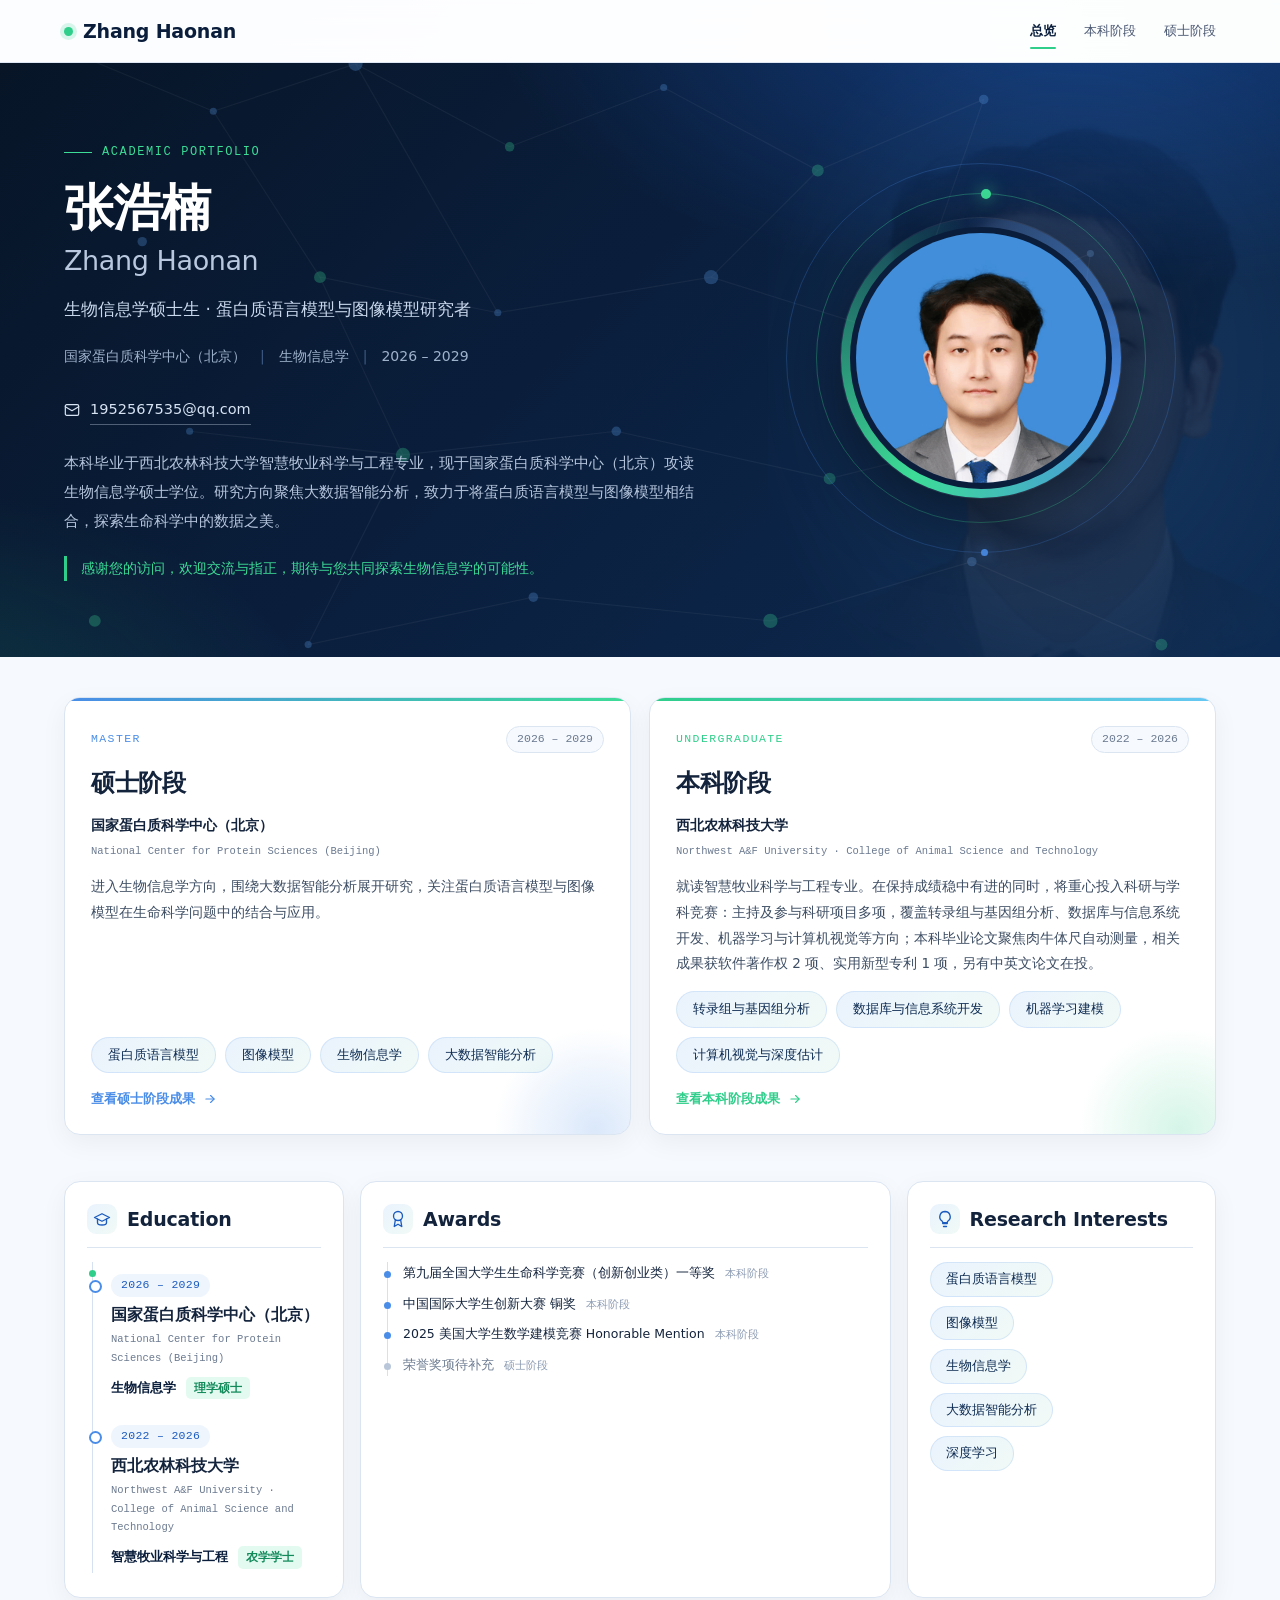
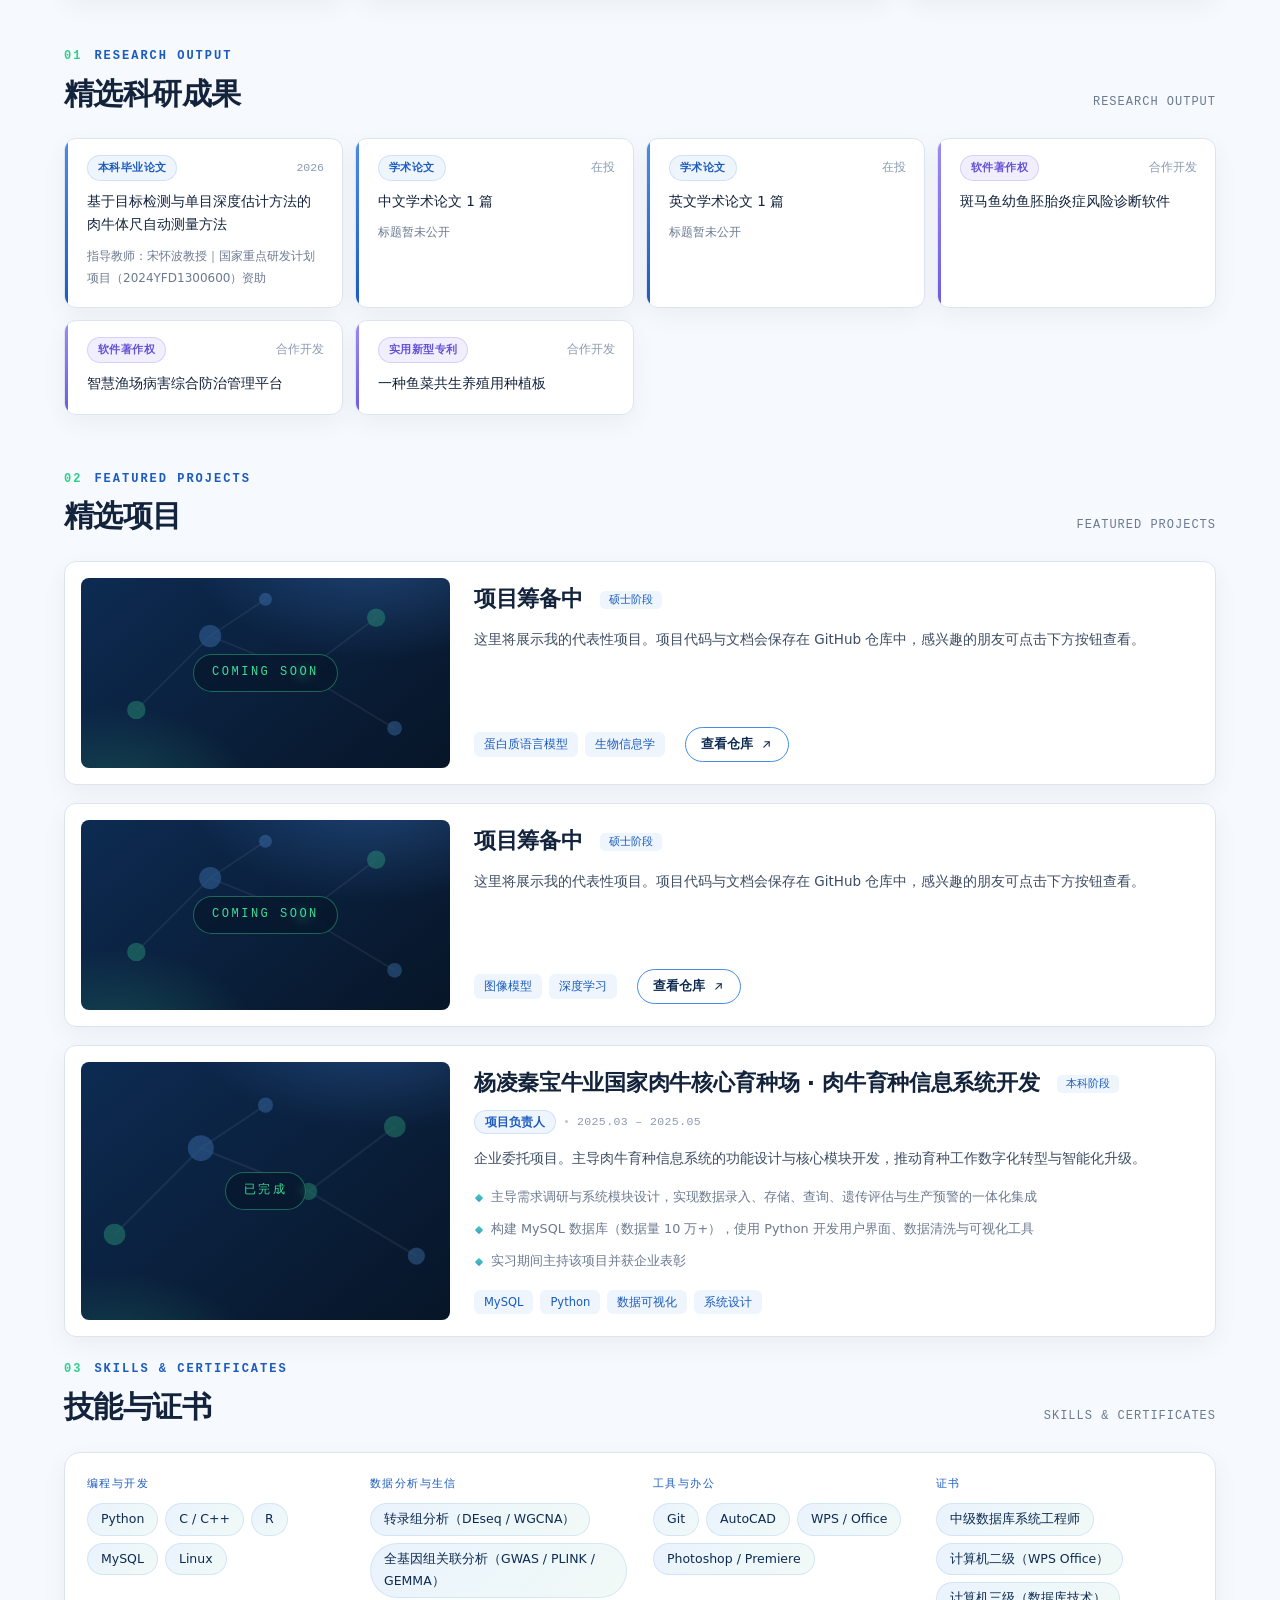
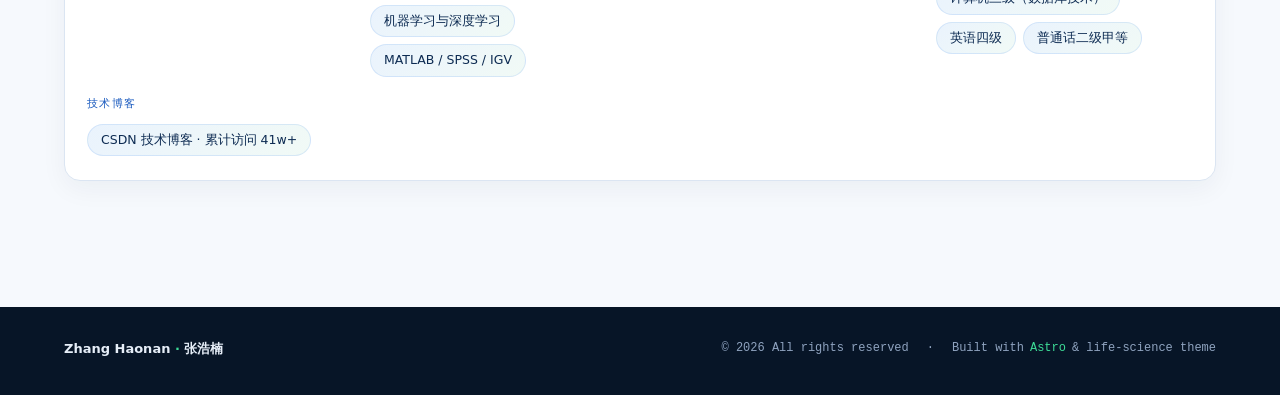
<file: index.html>
<!DOCTYPE html><html lang="zh-CN"> <head><meta charset="utf-8"><meta name="viewport" content="width=device-width, initial-scale=1"><meta name="generator" content="Astro v5.18.2"><title>张浩楠 Zhang Haonan | 个人主页</title><meta name="description" content="张浩楠的个人主页 —— 生物信息学硕士生，研究方向为蛋白质语言模型与图像模型。"><link rel="icon" type="image/svg+xml" href="/favicon.svg"><script>document.documentElement.classList.add('js-enabled');</script><link rel="stylesheet" href="/_astro/_stage_.CcFDfh8y.css"></head> <body> <a class="skip-link" href="#main">跳到主要内容</a> <header class="site-header"> <div class="container header-inner"> <a class="site-brand" href="/"> <span class="brand-dot" aria-hidden="true"></span>
Zhang Haonan
</a> <nav class="site-nav" aria-label="主导航"> <a href="/" title="Overview" aria-current="page"> 总览 </a><a href="/bachelor/" title="Undergraduate"> 本科阶段 </a><a href="/master/" title="Master"> 硕士阶段 </a> </nav> </div> </header> <main id="main">   <section class="hero" id="top"> <svg class="hero-pattern" viewBox="0 0 1080 600" preserveAspectRatio="xMidYMid slice" role="presentation" aria-hidden="true" data-astro-cid-y4lln7hv> <g stroke="rgba(255,255,255,0.10)" stroke-width="1" data-astro-cid-y4lln7hv> <line x1="60" y1="40" x2="180" y2="90" data-astro-cid-y4lln7hv></line><line x1="180" y1="90" x2="300" y2="50" data-astro-cid-y4lln7hv></line><line x1="300" y1="50" x2="430" y2="120" data-astro-cid-y4lln7hv></line><line x1="430" y1="120" x2="560" y2="70" data-astro-cid-y4lln7hv></line><line x1="560" y1="70" x2="690" y2="140" data-astro-cid-y4lln7hv></line><line x1="690" y1="140" x2="830" y2="80" data-astro-cid-y4lln7hv></line><line x1="180" y1="90" x2="270" y2="230" data-astro-cid-y4lln7hv></line><line x1="300" y1="50" x2="420" y2="260" data-astro-cid-y4lln7hv></line><line x1="270" y1="230" x2="420" y2="260" data-astro-cid-y4lln7hv></line><line x1="420" y1="260" x2="600" y2="230" data-astro-cid-y4lln7hv></line><line x1="600" y1="230" x2="760" y2="280" data-astro-cid-y4lln7hv></line><line x1="760" y1="280" x2="920" y2="210" data-astro-cid-y4lln7hv></line><line x1="270" y1="230" x2="340" y2="380" data-astro-cid-y4lln7hv></line><line x1="160" y1="360" x2="340" y2="380" data-astro-cid-y4lln7hv></line><line x1="340" y1="380" x2="520" y2="360" data-astro-cid-y4lln7hv></line><line x1="520" y1="360" x2="700" y2="400" data-astro-cid-y4lln7hv></line><line x1="700" y1="400" x2="900" y2="350" data-astro-cid-y4lln7hv></line><line x1="340" y1="380" x2="260" y2="540" data-astro-cid-y4lln7hv></line><line x1="260" y1="540" x2="450" y2="500" data-astro-cid-y4lln7hv></line><line x1="450" y1="500" x2="650" y2="520" data-astro-cid-y4lln7hv></line><line x1="650" y1="520" x2="820" y2="470" data-astro-cid-y4lln7hv></line><line x1="820" y1="470" x2="980" y2="540" data-astro-cid-y4lln7hv></line><line x1="690" y1="140" x2="600" y2="230" data-astro-cid-y4lln7hv></line><line x1="830" y1="80" x2="760" y2="280" data-astro-cid-y4lln7hv></line><line x1="920" y1="210" x2="900" y2="350" data-astro-cid-y4lln7hv></line> </g> <g data-astro-cid-y4lln7hv> <circle cx="60" cy="40" r="5" fill="#3ddc97" opacity="0.55" data-astro-cid-y4lln7hv></circle><circle cx="180" cy="90" r="3" fill="#5ea2ef" opacity="0.55" data-astro-cid-y4lln7hv></circle><circle cx="300" cy="50" r="6" fill="#5ea2ef" opacity="0.55" data-astro-cid-y4lln7hv></circle><circle cx="430" cy="120" r="4" fill="#3ddc97" opacity="0.55" data-astro-cid-y4lln7hv></circle><circle cx="560" cy="70" r="3" fill="#5ea2ef" opacity="0.55" data-astro-cid-y4lln7hv></circle><circle cx="690" cy="140" r="5" fill="#3ddc97" opacity="0.55" data-astro-cid-y4lln7hv></circle><circle cx="830" cy="80" r="4" fill="#5ea2ef" opacity="0.55" data-astro-cid-y4lln7hv></circle><circle cx="120" cy="200" r="4" fill="#5ea2ef" opacity="0.55" data-astro-cid-y4lln7hv></circle><circle cx="270" cy="230" r="5" fill="#3ddc97" opacity="0.55" data-astro-cid-y4lln7hv></circle><circle cx="420" cy="260" r="3" fill="#5ea2ef" opacity="0.55" data-astro-cid-y4lln7hv></circle><circle cx="600" cy="230" r="6" fill="#5ea2ef" opacity="0.55" data-astro-cid-y4lln7hv></circle><circle cx="760" cy="280" r="4" fill="#3ddc97" opacity="0.55" data-astro-cid-y4lln7hv></circle><circle cx="920" cy="210" r="3" fill="#5ea2ef" opacity="0.55" data-astro-cid-y4lln7hv></circle><circle cx="160" cy="360" r="3" fill="#5ea2ef" opacity="0.55" data-astro-cid-y4lln7hv></circle><circle cx="340" cy="380" r="6" fill="#3ddc97" opacity="0.55" data-astro-cid-y4lln7hv></circle><circle cx="520" cy="360" r="4" fill="#5ea2ef" opacity="0.55" data-astro-cid-y4lln7hv></circle><circle cx="700" cy="400" r="5" fill="#3ddc97" opacity="0.55" data-astro-cid-y4lln7hv></circle><circle cx="900" cy="350" r="3" fill="#5ea2ef" opacity="0.55" data-astro-cid-y4lln7hv></circle><circle cx="80" cy="520" r="5" fill="#3ddc97" opacity="0.55" data-astro-cid-y4lln7hv></circle><circle cx="260" cy="540" r="3" fill="#5ea2ef" opacity="0.55" data-astro-cid-y4lln7hv></circle><circle cx="450" cy="500" r="4" fill="#5ea2ef" opacity="0.55" data-astro-cid-y4lln7hv></circle><circle cx="650" cy="520" r="6" fill="#3ddc97" opacity="0.55" data-astro-cid-y4lln7hv></circle><circle cx="820" cy="470" r="4" fill="#5ea2ef" opacity="0.55" data-astro-cid-y4lln7hv></circle><circle cx="980" cy="540" r="5" fill="#3ddc97" opacity="0.55" data-astro-cid-y4lln7hv></circle> </g> </svg>  <div class="hero-photo-layer" aria-hidden="true"> <img src="/images/avatar.svg" alt="" loading="eager"> </div> <div class="container hero-inner"> <div class="hero-copy"> <p class="hero-eyebrow">Academic Portfolio</p> <h1> 张浩楠 <span class="en">Zhang Haonan</span> </h1> <p class="hero-tagline">生物信息学硕士生 · 蛋白质语言模型与图像模型研究者</p> <div class="hero-meta"> <span>国家蛋白质科学中心（北京）</span> <span class="sep">|</span> <span>生物信息学</span> <span class="sep">|</span> <span>2026 – 2029</span> </div> <div class="hero-contact"> <svg width="16" height="16" viewBox="0 0 24 24" fill="none" stroke="currentColor" stroke-width="1.8" stroke-linecap="round" stroke-linejoin="round" aria-hidden="true"> <rect x="2" y="4" width="20" height="16" rx="2"></rect> <path d="m2 7 10 6 10-6"></path> </svg> <a href="mailto:1952567535@qq.com">1952567535@qq.com</a> </div> <p class="hero-intro">本科毕业于西北农林科技大学智慧牧业科学与工程专业，现于国家蛋白质科学中心（北京）攻读生物信息学硕士学位。研究方向聚焦大数据智能分析，致力于将蛋白质语言模型与图像模型相结合，探索生命科学中的数据之美。</p> <p class="hero-welcome">感谢您的访问，欢迎交流与指正，期待与您共同探索生物信息学的可能性。</p> </div> <div class="hero-avatar"> <div class="avatar-orbit o1" aria-hidden="true"></div> <div class="avatar-orbit o2" aria-hidden="true"></div> <div class="avatar-ring"> <img src="/images/avatar.svg" alt="张浩楠的头像" width="300" height="300" loading="eager"> </div> </div> </div> </section>  <div class="container main"> <!-- 阶段入口：本科 / 硕士 --> <div class="stage-cards"> <a class="stage-card reveal" href="/master/" style="--card-accent:#4a8de8;--card-accent-2:#3ddc97;--card-glow:#4a8de833;"> <div class="stage-card-top"> <span class="stage-card-en">Master</span> <span class="stage-card-period">2026 – 2029</span> </div> <h3>硕士阶段</h3> <p class="stage-card-school"> 国家蛋白质科学中心（北京） <small>National Center for Protein Sciences (Beijing)</small> </p> <p class="stage-card-summary">进入生物信息学方向，围绕大数据智能分析展开研究，关注蛋白质语言模型与图像模型在生命科学问题中的结合与应用。</p> <ul class="focus-chips"> <li>蛋白质语言模型</li><li>图像模型</li><li>生物信息学</li><li>大数据智能分析</li> </ul> <span class="stage-card-more">
查看硕士阶段成果
<svg width="14" height="14" viewBox="0 0 24 24" fill="none" stroke="currentColor" stroke-width="2" stroke-linecap="round" stroke-linejoin="round" aria-hidden="true"> <path d="M5 12h14"></path> <path d="m13 6 6 6-6 6"></path> </svg> </span> </a><a class="stage-card reveal" href="/bachelor/" style="--card-accent:#2fce8b;--card-accent-2:#66c7f4;--card-glow:#2fce8b33;"> <div class="stage-card-top"> <span class="stage-card-en">Undergraduate</span> <span class="stage-card-period">2022 – 2026</span> </div> <h3>本科阶段</h3> <p class="stage-card-school"> 西北农林科技大学 <small>Northwest A&amp;F University · College of Animal Science and Technology</small> </p> <p class="stage-card-summary">就读智慧牧业科学与工程专业。在保持成绩稳中有进的同时，将重心投入科研与学科竞赛：主持及参与科研项目多项，覆盖转录组与基因组分析、数据库与信息系统开发、机器学习与计算机视觉等方向；本科毕业论文聚焦肉牛体尺自动测量，相关成果获软件著作权 2 项、实用新型专利 1 项，另有中英文论文在投。</p> <ul class="focus-chips"> <li>转录组与基因组分析</li><li>数据库与信息系统开发</li><li>机器学习建模</li><li>计算机视觉与深度估计</li> </ul> <span class="stage-card-more">
查看本科阶段成果
<svg width="14" height="14" viewBox="0 0 24 24" fill="none" stroke="currentColor" stroke-width="2" stroke-linecap="round" stroke-linejoin="round" aria-hidden="true"> <path d="M5 12h14"></path> <path d="m13 6 6 6-6 6"></path> </svg> </span> </a> </div> <!-- 三栏学术信息网格 --> <div class="academic-grid"> <!-- 教育经历 --> <section id="education" class="info-panel reveal" aria-labelledby="education-title"> <h2 id="education-title"> <span class="icon" aria-hidden="true"> <svg width="18" height="18" viewBox="0 0 24 24" fill="none" stroke="currentColor" stroke-width="1.8" stroke-linecap="round" stroke-linejoin="round"> <path d="M22 10 12 5 2 10l10 5 10-5Z"></path> <path d="M6 12v5c0 1.7 2.7 3 6 3s6-1.3 6-3v-5"></path> </svg> </span>
Education
</h2> <div class="education-timeline"> <div class="edu-item"> <span class="edu-period">2026 – 2029</span> <h3 class="edu-school"> <a href="/master/">国家蛋白质科学中心（北京）</a> </h3> <p class="edu-school-en">National Center for Protein Sciences (Beijing)</p> <p class="edu-major"> <strong>生物信息学</strong> <span class="edu-degree">理学硕士</span> </p> </div><div class="edu-item"> <span class="edu-period">2022 – 2026</span> <h3 class="edu-school"> <a href="/bachelor/">西北农林科技大学</a> </h3> <p class="edu-school-en">Northwest A&amp;F University · College of Animal Science and Technology</p> <p class="edu-major"> <strong>智慧牧业科学与工程</strong> <span class="edu-degree">农学学士</span> </p> </div> </div> </section> <!-- 荣誉奖项（精选） --> <section id="awards" class="info-panel reveal" aria-labelledby="awards-title"> <h2 id="awards-title"> <span class="icon" aria-hidden="true"> <svg width="18" height="18" viewBox="0 0 24 24" fill="none" stroke="currentColor" stroke-width="1.8" stroke-linecap="round" stroke-linejoin="round"> <circle cx="12" cy="8" r="6"></circle> <path d="M15.5 13 17 22l-5-3-5 3 1.5-9"></path> </svg> </span>
Awards
</h2> <ul class="awards-list"> <li class> <span class="award-name">第九届全国大学生生命科学竞赛（创新创业类）一等奖</span> <span class="award-year">本科阶段</span> </li><li class> <span class="award-name">中国国际大学生创新大赛 铜奖</span> <span class="award-year">本科阶段</span> </li><li class> <span class="award-name">2025 美国大学生数学建模竞赛 Honorable Mention</span> <span class="award-year">本科阶段</span> </li><li class="placeholder"> <span class="award-name">荣誉奖项待补充</span> <span class="award-year">硕士阶段</span> </li> </ul> </section> <!-- 研究兴趣 --> <section id="interests" class="info-panel reveal" aria-labelledby="interests-title"> <h2 id="interests-title"> <span class="icon" aria-hidden="true"> <svg width="18" height="18" viewBox="0 0 24 24" fill="none" stroke="currentColor" stroke-width="1.8" stroke-linecap="round" stroke-linejoin="round"> <path d="M9 18h6"></path> <path d="M10 22h4"></path> <path d="M12 2a7 7 0 0 0-4 12.7c.6.5 1 1.4 1 2.3h6c0-.9.4-1.8 1-2.3A7 7 0 0 0 12 2Z"></path> </svg> </span>
Research Interests
</h2> <ul class="interest-tags"> <li>蛋白质语言模型</li><li>图像模型</li><li>生物信息学</li><li>大数据智能分析</li><li>深度学习</li> </ul> </section> </div> <!-- 精选科研成果 --> <section id="results" class="entry-section" aria-label="精选科研成果"> <div class="section-header" id="results-head"> <div> <p class="section-kicker"> <span class="num">01</span> Research Output </p> <h2 class="section-title">精选科研成果</h2> </div> <span class="section-title-en">Research Output</span> </div> <div class="entry-grid"> <article class="entry-card" data-kind="本科毕业论文"> <div class="entry-head"> <span class="entry-badge">本科毕业论文</span> <span class="entry-meta">2026</span> </div> <p class="entry-title">基于目标检测与单目深度估计方法的肉牛体尺自动测量方法</p> <p class="entry-note">指导教师：宋怀波教授｜国家重点研发计划项目（2024YFD1300600）资助</p> </article><article class="entry-card" data-kind="学术论文"> <div class="entry-head"> <span class="entry-badge">学术论文</span> <span class="entry-meta">在投</span> </div> <p class="entry-title">中文学术论文 1 篇</p> <p class="entry-note">标题暂未公开</p> </article><article class="entry-card" data-kind="学术论文"> <div class="entry-head"> <span class="entry-badge">学术论文</span> <span class="entry-meta">在投</span> </div> <p class="entry-title">英文学术论文 1 篇</p> <p class="entry-note">标题暂未公开</p> </article><article class="entry-card" data-kind="软件著作权"> <div class="entry-head"> <span class="entry-badge">软件著作权</span> <span class="entry-meta">合作开发</span> </div> <p class="entry-title">斑马鱼幼鱼胚胎炎症风险诊断软件</p>  </article><article class="entry-card" data-kind="软件著作权"> <div class="entry-head"> <span class="entry-badge">软件著作权</span> <span class="entry-meta">合作开发</span> </div> <p class="entry-title">智慧渔场病害综合防治管理平台</p>  </article><article class="entry-card" data-kind="实用新型专利"> <div class="entry-head"> <span class="entry-badge">实用新型专利</span> <span class="entry-meta">合作开发</span> </div> <p class="entry-title">一种鱼菜共生养殖用种植板</p>  </article> </div> </section> <!-- 精选项目 --> <section id="projects" class="projects-section" aria-label="精选项目"> <div class="section-header" id="projects-head"> <div> <p class="section-kicker"> <span class="num">02</span> Featured Projects </p> <h2 class="section-title">精选项目</h2> </div> <span class="section-title-en">Featured Projects</span> </div> <article class="project-entry" data-astro-cid-mspuyifq> <!-- 左侧视觉区 --> <div class="project-preview" aria-hidden="true" data-astro-cid-mspuyifq> <svg viewBox="0 0 200 120" preserveAspectRatio="xMidYMid slice" role="presentation" data-astro-cid-mspuyifq> <g stroke="rgba(255,255,255,0.16)" stroke-width="1" data-astro-cid-mspuyifq> <line x1="30" y1="80" x2="70" y2="40" data-astro-cid-mspuyifq></line> <line x1="70" y1="40" x2="120" y2="60" data-astro-cid-mspuyifq></line> <line x1="70" y1="40" x2="100" y2="20" data-astro-cid-mspuyifq></line> <line x1="120" y1="60" x2="160" y2="30" data-astro-cid-mspuyifq></line> <line x1="120" y1="60" x2="170" y2="90" data-astro-cid-mspuyifq></line> </g> <g data-astro-cid-mspuyifq> <circle cx="30" cy="80" r="5" fill="#3ddc97" opacity="0.7" data-astro-cid-mspuyifq></circle> <circle cx="70" cy="40" r="6" fill="#5ea2ef" opacity="0.7" data-astro-cid-mspuyifq></circle> <circle cx="120" cy="60" r="4" fill="#3ddc97" opacity="0.7" data-astro-cid-mspuyifq></circle> <circle cx="100" cy="20" r="3.5" fill="#5ea2ef" opacity="0.7" data-astro-cid-mspuyifq></circle> <circle cx="160" cy="30" r="5" fill="#3ddc97" opacity="0.7" data-astro-cid-mspuyifq></circle> <circle cx="170" cy="90" r="4" fill="#5ea2ef" opacity="0.7" data-astro-cid-mspuyifq></circle> </g> </svg> <span class="project-preview-label" data-astro-cid-mspuyifq>Coming Soon</span> </div> <!-- 右侧文字区 --> <div class="project-copy" data-astro-cid-mspuyifq> <h3 data-astro-cid-mspuyifq> 项目筹备中 <span class="project-stage-tag" data-astro-cid-mspuyifq>硕士阶段</span> </h3>  <p class="project-summary" data-astro-cid-mspuyifq>这里将展示我的代表性项目。项目代码与文档会保存在 GitHub 仓库中，感兴趣的朋友可点击下方按钮查看。</p>  <div class="project-links" data-astro-cid-mspuyifq> <div class="project-tags" data-astro-cid-mspuyifq> <span data-astro-cid-mspuyifq>蛋白质语言模型</span><span data-astro-cid-mspuyifq>生物信息学</span> </div> <a class="project-link" href="https://github.com/zhanghongyi-cpp" target="_blank" rel="noopener noreferrer" data-astro-cid-mspuyifq>
查看仓库
<svg width="13" height="13" viewBox="0 0 24 24" fill="none" stroke="currentColor" stroke-width="2" stroke-linecap="round" stroke-linejoin="round" aria-hidden="true" data-astro-cid-mspuyifq> <path d="M7 17 17 7" data-astro-cid-mspuyifq></path> <path d="M9 7h8v8" data-astro-cid-mspuyifq></path> </svg> </a> </div> <span class="visually-hidden" data-astro-cid-mspuyifq>项目序号 1</span> </div> </article> <article class="project-entry" data-astro-cid-mspuyifq> <!-- 左侧视觉区 --> <div class="project-preview" aria-hidden="true" data-astro-cid-mspuyifq> <svg viewBox="0 0 200 120" preserveAspectRatio="xMidYMid slice" role="presentation" data-astro-cid-mspuyifq> <g stroke="rgba(255,255,255,0.16)" stroke-width="1" data-astro-cid-mspuyifq> <line x1="30" y1="80" x2="70" y2="40" data-astro-cid-mspuyifq></line> <line x1="70" y1="40" x2="120" y2="60" data-astro-cid-mspuyifq></line> <line x1="70" y1="40" x2="100" y2="20" data-astro-cid-mspuyifq></line> <line x1="120" y1="60" x2="160" y2="30" data-astro-cid-mspuyifq></line> <line x1="120" y1="60" x2="170" y2="90" data-astro-cid-mspuyifq></line> </g> <g data-astro-cid-mspuyifq> <circle cx="30" cy="80" r="5" fill="#3ddc97" opacity="0.7" data-astro-cid-mspuyifq></circle> <circle cx="70" cy="40" r="6" fill="#5ea2ef" opacity="0.7" data-astro-cid-mspuyifq></circle> <circle cx="120" cy="60" r="4" fill="#3ddc97" opacity="0.7" data-astro-cid-mspuyifq></circle> <circle cx="100" cy="20" r="3.5" fill="#5ea2ef" opacity="0.7" data-astro-cid-mspuyifq></circle> <circle cx="160" cy="30" r="5" fill="#3ddc97" opacity="0.7" data-astro-cid-mspuyifq></circle> <circle cx="170" cy="90" r="4" fill="#5ea2ef" opacity="0.7" data-astro-cid-mspuyifq></circle> </g> </svg> <span class="project-preview-label" data-astro-cid-mspuyifq>Coming Soon</span> </div> <!-- 右侧文字区 --> <div class="project-copy" data-astro-cid-mspuyifq> <h3 data-astro-cid-mspuyifq> 项目筹备中 <span class="project-stage-tag" data-astro-cid-mspuyifq>硕士阶段</span> </h3>  <p class="project-summary" data-astro-cid-mspuyifq>这里将展示我的代表性项目。项目代码与文档会保存在 GitHub 仓库中，感兴趣的朋友可点击下方按钮查看。</p>  <div class="project-links" data-astro-cid-mspuyifq> <div class="project-tags" data-astro-cid-mspuyifq> <span data-astro-cid-mspuyifq>图像模型</span><span data-astro-cid-mspuyifq>深度学习</span> </div> <a class="project-link" href="https://github.com/zhanghongyi-cpp" target="_blank" rel="noopener noreferrer" data-astro-cid-mspuyifq>
查看仓库
<svg width="13" height="13" viewBox="0 0 24 24" fill="none" stroke="currentColor" stroke-width="2" stroke-linecap="round" stroke-linejoin="round" aria-hidden="true" data-astro-cid-mspuyifq> <path d="M7 17 17 7" data-astro-cid-mspuyifq></path> <path d="M9 7h8v8" data-astro-cid-mspuyifq></path> </svg> </a> </div> <span class="visually-hidden" data-astro-cid-mspuyifq>项目序号 2</span> </div> </article> <article class="project-entry" data-astro-cid-mspuyifq> <!-- 左侧视觉区 --> <div class="project-preview" aria-hidden="true" data-astro-cid-mspuyifq> <svg viewBox="0 0 200 120" preserveAspectRatio="xMidYMid slice" role="presentation" data-astro-cid-mspuyifq> <g stroke="rgba(255,255,255,0.16)" stroke-width="1" data-astro-cid-mspuyifq> <line x1="30" y1="80" x2="70" y2="40" data-astro-cid-mspuyifq></line> <line x1="70" y1="40" x2="120" y2="60" data-astro-cid-mspuyifq></line> <line x1="70" y1="40" x2="100" y2="20" data-astro-cid-mspuyifq></line> <line x1="120" y1="60" x2="160" y2="30" data-astro-cid-mspuyifq></line> <line x1="120" y1="60" x2="170" y2="90" data-astro-cid-mspuyifq></line> </g> <g data-astro-cid-mspuyifq> <circle cx="30" cy="80" r="5" fill="#3ddc97" opacity="0.7" data-astro-cid-mspuyifq></circle> <circle cx="70" cy="40" r="6" fill="#5ea2ef" opacity="0.7" data-astro-cid-mspuyifq></circle> <circle cx="120" cy="60" r="4" fill="#3ddc97" opacity="0.7" data-astro-cid-mspuyifq></circle> <circle cx="100" cy="20" r="3.5" fill="#5ea2ef" opacity="0.7" data-astro-cid-mspuyifq></circle> <circle cx="160" cy="30" r="5" fill="#3ddc97" opacity="0.7" data-astro-cid-mspuyifq></circle> <circle cx="170" cy="90" r="4" fill="#5ea2ef" opacity="0.7" data-astro-cid-mspuyifq></circle> </g> </svg> <span class="project-preview-label" data-astro-cid-mspuyifq>已完成</span> </div> <!-- 右侧文字区 --> <div class="project-copy" data-astro-cid-mspuyifq> <h3 data-astro-cid-mspuyifq> 杨凌秦宝牛业国家肉牛核心育种场 · 肉牛育种信息系统开发 <span class="project-stage-tag" data-astro-cid-mspuyifq>本科阶段</span> </h3> <p class="project-meta" data-astro-cid-mspuyifq> <span class="project-role" data-astro-cid-mspuyifq>项目负责人</span> <span class="dot" aria-hidden="true" data-astro-cid-mspuyifq></span> <span class="project-period" data-astro-cid-mspuyifq>2025.03 – 2025.05</span> </p> <p class="project-summary" data-astro-cid-mspuyifq>企业委托项目。主导肉牛育种信息系统的功能设计与核心模块开发，推动育种工作数字化转型与智能化升级。</p> <ul class="project-points" data-astro-cid-mspuyifq> <li data-astro-cid-mspuyifq>主导需求调研与系统模块设计，实现数据录入、存储、查询、遗传评估与生产预警的一体化集成</li><li data-astro-cid-mspuyifq>构建 MySQL 数据库（数据量 10 万+），使用 Python 开发用户界面、数据清洗与可视化工具</li><li data-astro-cid-mspuyifq>实习期间主持该项目并获企业表彰</li> </ul> <div class="project-links" data-astro-cid-mspuyifq> <div class="project-tags" data-astro-cid-mspuyifq> <span data-astro-cid-mspuyifq>MySQL</span><span data-astro-cid-mspuyifq>Python</span><span data-astro-cid-mspuyifq>数据可视化</span><span data-astro-cid-mspuyifq>系统设计</span> </div>  </div> <span class="visually-hidden" data-astro-cid-mspuyifq>项目序号 3</span> </div> </article>  </section> <!-- 技能与证书 --> <section id="skills" class="entry-section" aria-label="技能与证书"> <div class="section-header" id="skills-head"> <div> <p class="section-kicker"> <span class="num">03</span> Skills &amp; Certificates </p> <h2 class="section-title">技能与证书</h2> </div> <span class="section-title-en">Skills &amp; Certificates</span> </div> <div class="info-panel"> <div class="skill-groups"> <div class="skill-group"> <span class="skill-group-label">编程与开发</span> <ul> <li>Python</li><li>C / C++</li><li>R</li><li>MySQL</li><li>Linux</li> </ul> </div><div class="skill-group"> <span class="skill-group-label">数据分析与生信</span> <ul> <li>转录组分析（DEseq / WGCNA）</li><li>全基因组关联分析（GWAS / PLINK / GEMMA）</li><li>机器学习与深度学习</li><li>MATLAB / SPSS / IGV</li> </ul> </div><div class="skill-group"> <span class="skill-group-label">工具与办公</span> <ul> <li>Git</li><li>AutoCAD</li><li>WPS / Office</li><li>Photoshop / Premiere</li> </ul> </div><div class="skill-group"> <span class="skill-group-label">证书</span> <ul> <li>中级数据库系统工程师</li><li>计算机二级（WPS Office）</li><li>计算机三级（数据库技术）</li><li>英语四级</li><li>普通话二级甲等</li> </ul> </div><div class="skill-group"> <span class="skill-group-label">技术博客</span> <ul> <li>CSDN 技术博客 · 累计访问 41w+</li> </ul> </div> </div> </div> </section> </div>  </main> <footer class="site-footer"> <div class="container footer-inner"> <p class="footer-brand">
Zhang Haonan<span class="dot"> · </span>张浩楠
</p> <p class="footer-meta"> <span>© 2026 All rights reserved</span> <span aria-hidden="true">·</span> <span>
Built with <span class="heart">Astro</span> &amp; life-science theme
</span> </p> </div> </footer> <script type="module">const o=document.querySelectorAll(".reveal");if(o.length)if(window.matchMedia("(prefers-reduced-motion: reduce)").matches||!("IntersectionObserver"in window))o.forEach(e=>e.classList.add("is-visible"));else{const e=new IntersectionObserver(r=>{r.forEach(s=>{s.isIntersecting&&(s.target.classList.add("is-visible"),e.unobserve(s.target))})},{rootMargin:"0px 0px -10% 0px",threshold:.08});o.forEach(r=>e.observe(r))}</script> </body> </html>
</file>
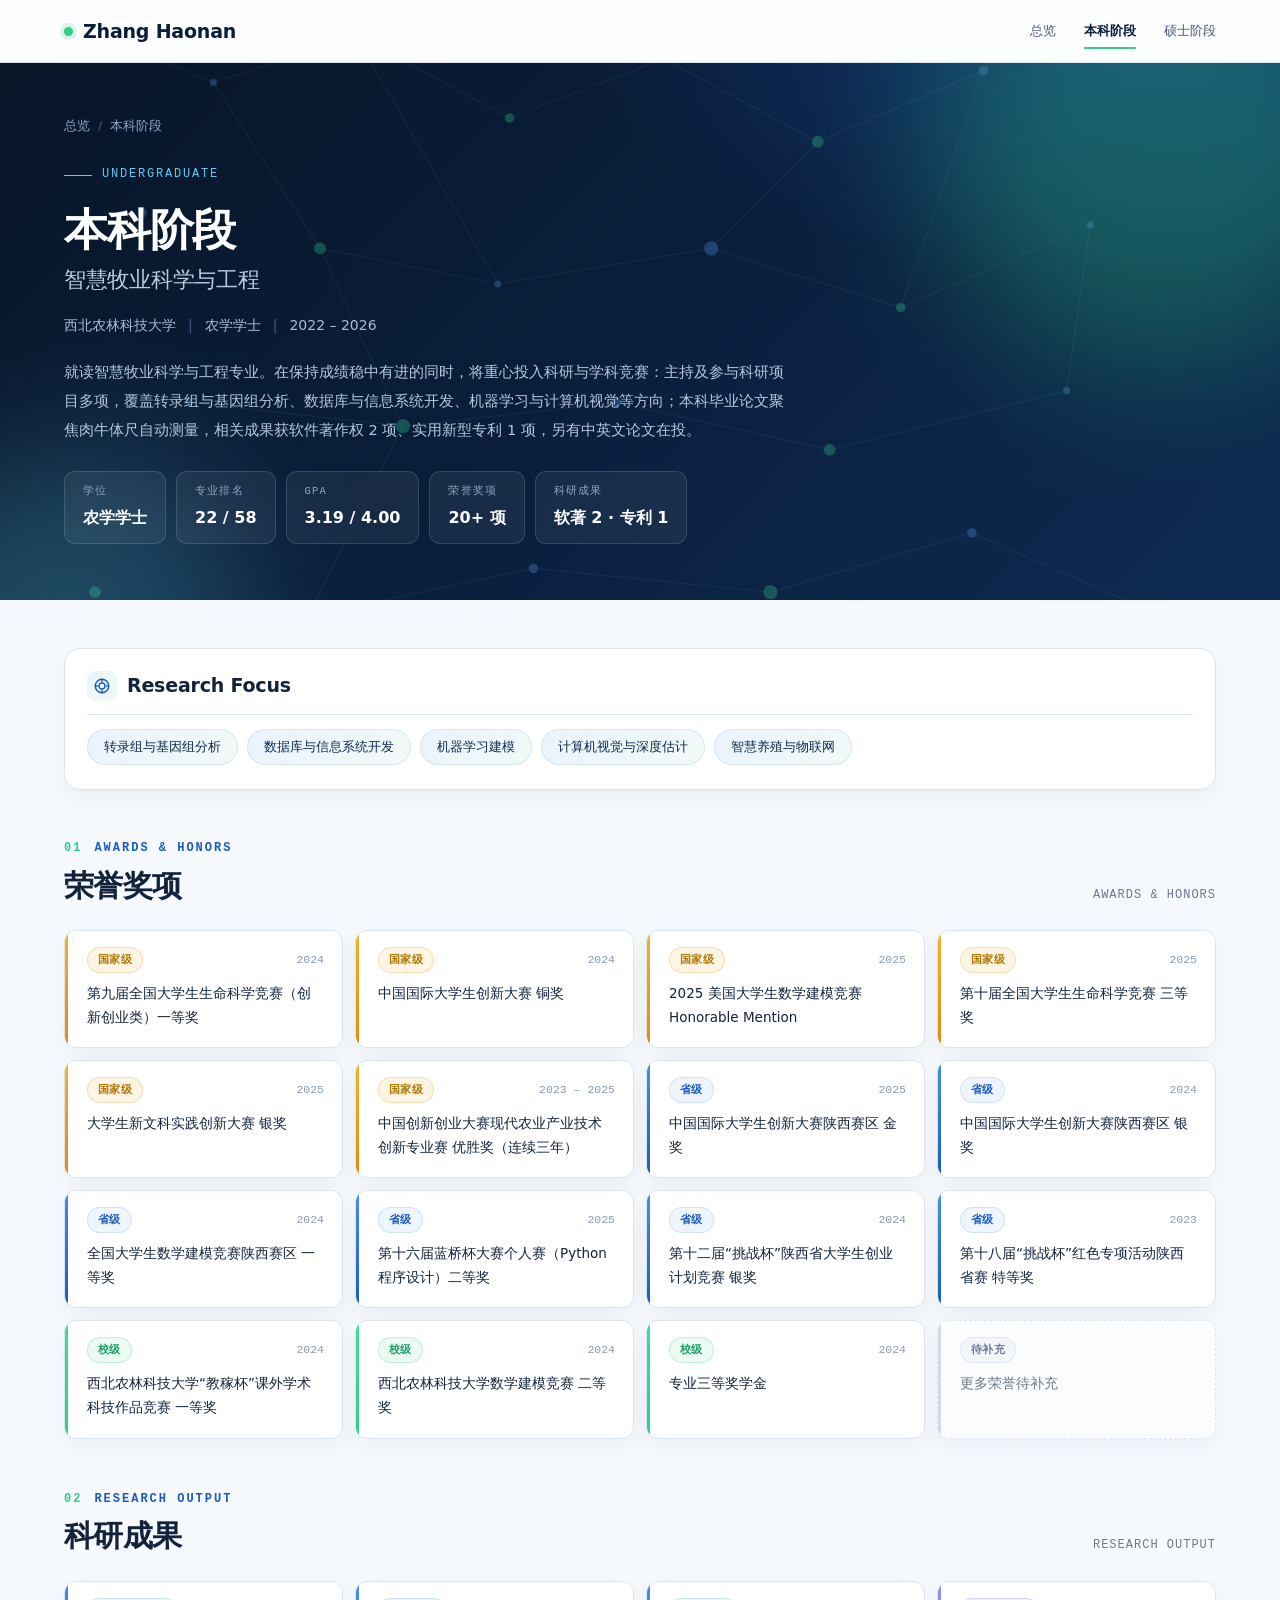
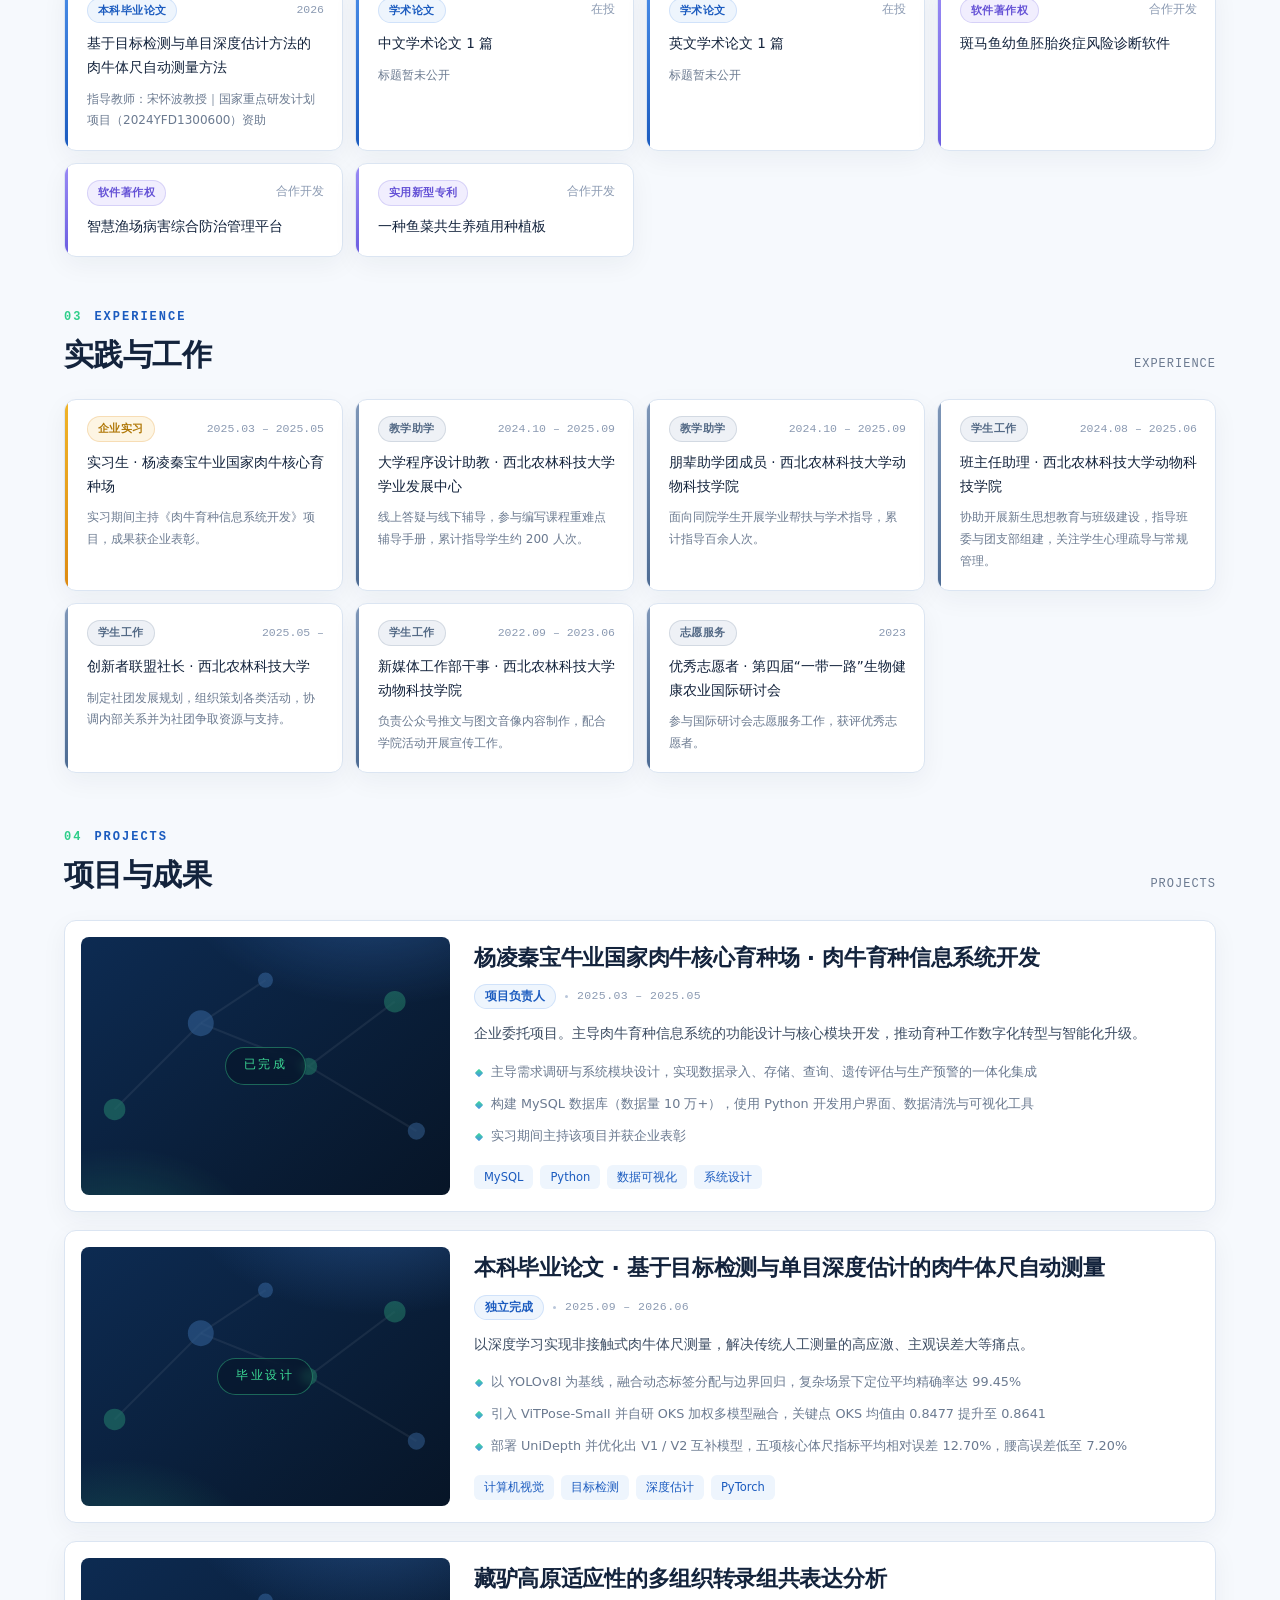
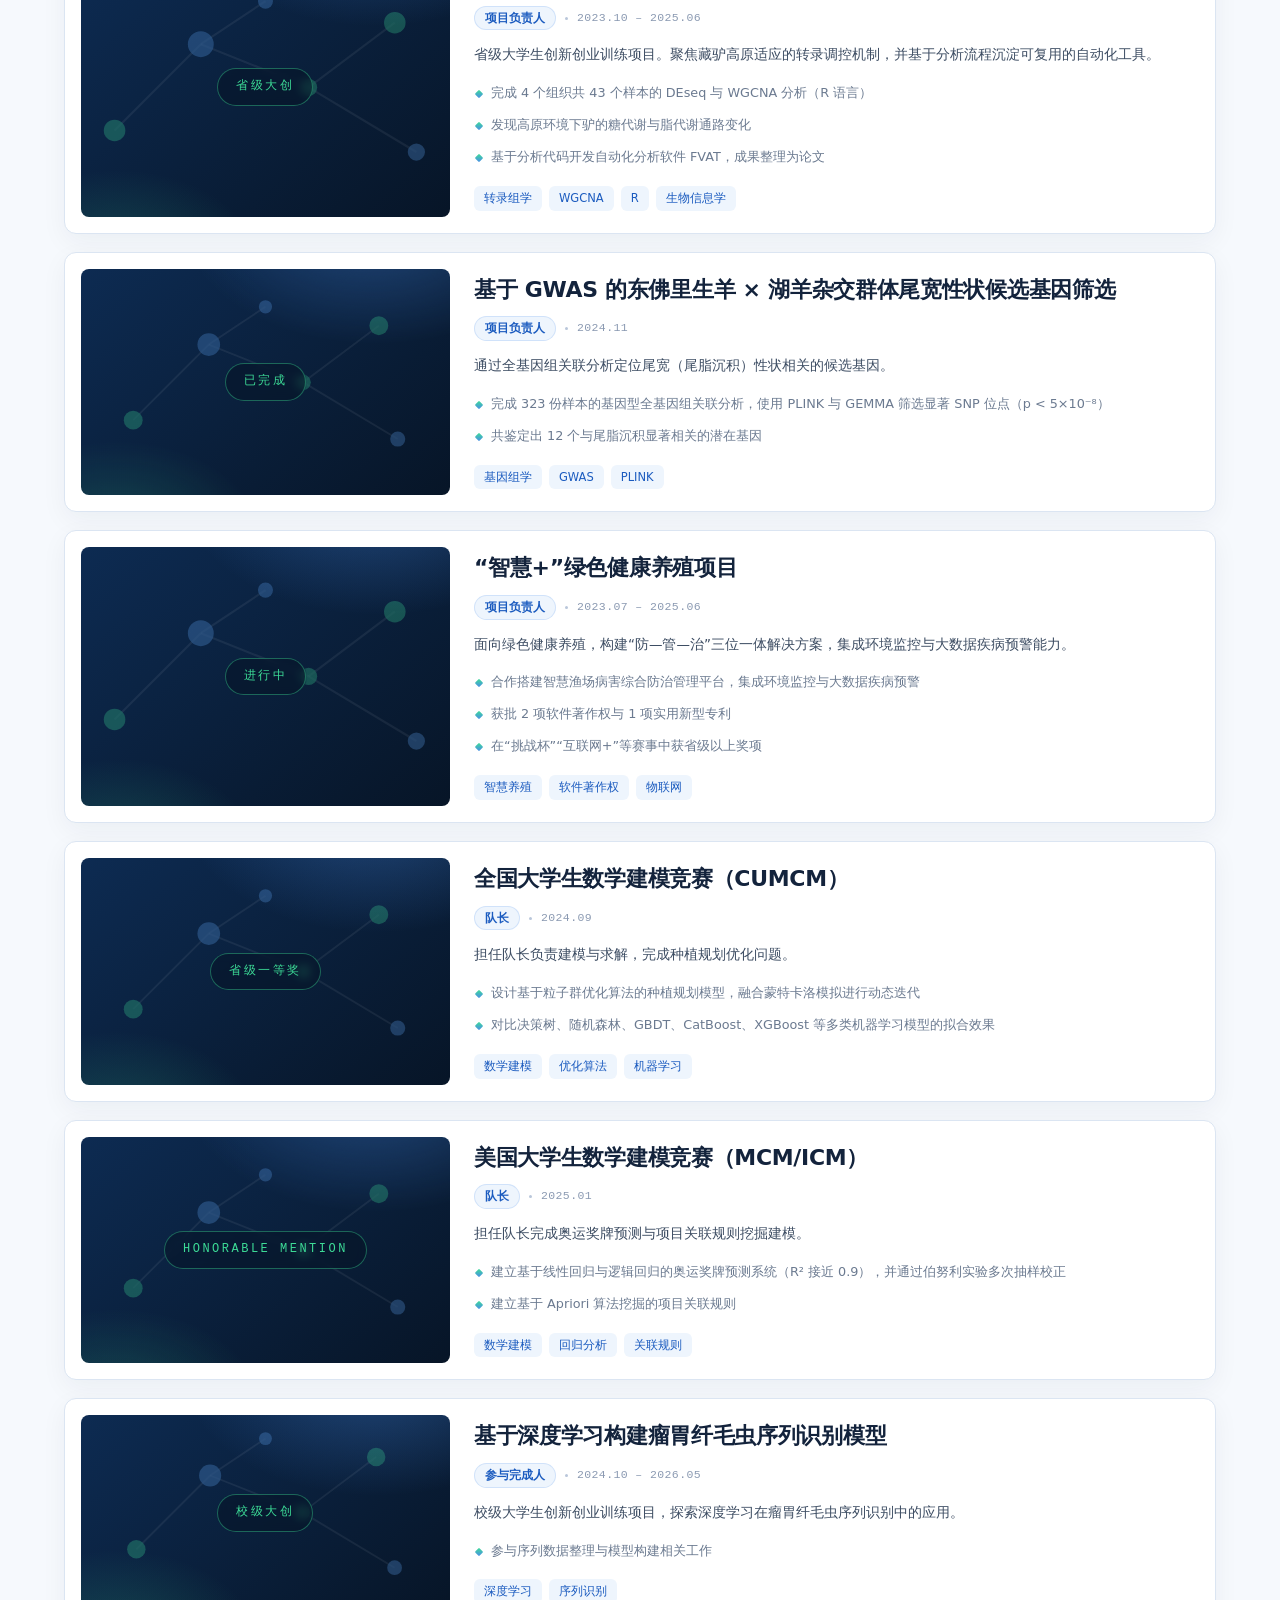
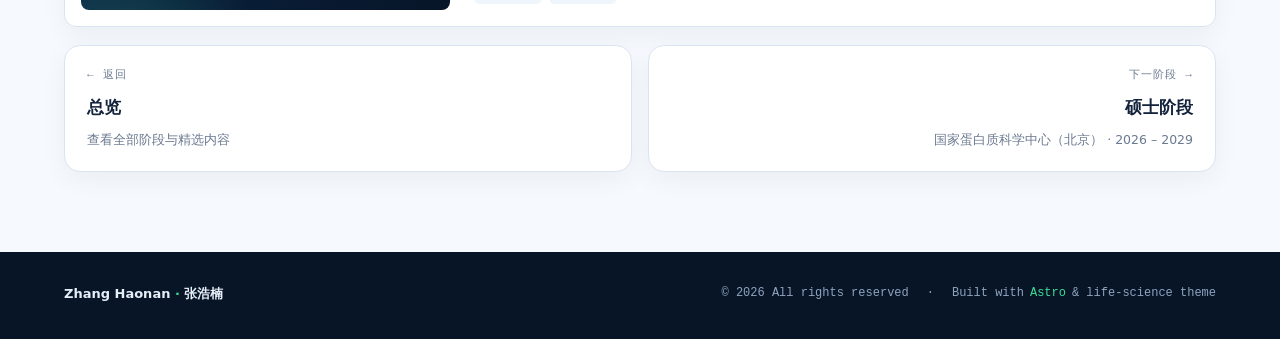
<file: bachelor/index.html>
<!DOCTYPE html><html lang="zh-CN"> <head><meta charset="utf-8"><meta name="viewport" content="width=device-width, initial-scale=1"><meta name="generator" content="Astro v5.18.2"><title>本科阶段 | 张浩楠 Zhang Haonan</title><meta name="description" content="张浩楠的本科阶段——西北农林科技大学智慧牧业科学与工程，2022 – 2026。"><link rel="icon" type="image/svg+xml" href="/favicon.svg"><script>document.documentElement.classList.add('js-enabled');</script><link rel="stylesheet" href="/_astro/_stage_.CcFDfh8y.css"></head> <body style="--accent:#2fce8b;--accent-2:#66c7f4;--accent-ring:rgba(47, 206, 139, 0.18);"> <a class="skip-link" href="#main">跳到主要内容</a> <header class="site-header"> <div class="container header-inner"> <a class="site-brand" href="/"> <span class="brand-dot" aria-hidden="true"></span>
Zhang Haonan
</a> <nav class="site-nav" aria-label="主导航"> <a href="/" title="Overview"> 总览 </a><a href="/bachelor/" title="Undergraduate" aria-current="page"> 本科阶段 </a><a href="/master/" title="Master"> 硕士阶段 </a> </nav> </div> </header> <main id="main">   <section class="stage-hero"> <svg class="hero-pattern" viewBox="0 0 1080 600" preserveAspectRatio="xMidYMid slice" role="presentation" aria-hidden="true" data-astro-cid-y4lln7hv> <g stroke="rgba(255,255,255,0.10)" stroke-width="1" data-astro-cid-y4lln7hv> <line x1="60" y1="40" x2="180" y2="90" data-astro-cid-y4lln7hv></line><line x1="180" y1="90" x2="300" y2="50" data-astro-cid-y4lln7hv></line><line x1="300" y1="50" x2="430" y2="120" data-astro-cid-y4lln7hv></line><line x1="430" y1="120" x2="560" y2="70" data-astro-cid-y4lln7hv></line><line x1="560" y1="70" x2="690" y2="140" data-astro-cid-y4lln7hv></line><line x1="690" y1="140" x2="830" y2="80" data-astro-cid-y4lln7hv></line><line x1="180" y1="90" x2="270" y2="230" data-astro-cid-y4lln7hv></line><line x1="300" y1="50" x2="420" y2="260" data-astro-cid-y4lln7hv></line><line x1="270" y1="230" x2="420" y2="260" data-astro-cid-y4lln7hv></line><line x1="420" y1="260" x2="600" y2="230" data-astro-cid-y4lln7hv></line><line x1="600" y1="230" x2="760" y2="280" data-astro-cid-y4lln7hv></line><line x1="760" y1="280" x2="920" y2="210" data-astro-cid-y4lln7hv></line><line x1="270" y1="230" x2="340" y2="380" data-astro-cid-y4lln7hv></line><line x1="160" y1="360" x2="340" y2="380" data-astro-cid-y4lln7hv></line><line x1="340" y1="380" x2="520" y2="360" data-astro-cid-y4lln7hv></line><line x1="520" y1="360" x2="700" y2="400" data-astro-cid-y4lln7hv></line><line x1="700" y1="400" x2="900" y2="350" data-astro-cid-y4lln7hv></line><line x1="340" y1="380" x2="260" y2="540" data-astro-cid-y4lln7hv></line><line x1="260" y1="540" x2="450" y2="500" data-astro-cid-y4lln7hv></line><line x1="450" y1="500" x2="650" y2="520" data-astro-cid-y4lln7hv></line><line x1="650" y1="520" x2="820" y2="470" data-astro-cid-y4lln7hv></line><line x1="820" y1="470" x2="980" y2="540" data-astro-cid-y4lln7hv></line><line x1="690" y1="140" x2="600" y2="230" data-astro-cid-y4lln7hv></line><line x1="830" y1="80" x2="760" y2="280" data-astro-cid-y4lln7hv></line><line x1="920" y1="210" x2="900" y2="350" data-astro-cid-y4lln7hv></line> </g> <g data-astro-cid-y4lln7hv> <circle cx="60" cy="40" r="5" fill="#3ddc97" opacity="0.55" data-astro-cid-y4lln7hv></circle><circle cx="180" cy="90" r="3" fill="#5ea2ef" opacity="0.55" data-astro-cid-y4lln7hv></circle><circle cx="300" cy="50" r="6" fill="#5ea2ef" opacity="0.55" data-astro-cid-y4lln7hv></circle><circle cx="430" cy="120" r="4" fill="#3ddc97" opacity="0.55" data-astro-cid-y4lln7hv></circle><circle cx="560" cy="70" r="3" fill="#5ea2ef" opacity="0.55" data-astro-cid-y4lln7hv></circle><circle cx="690" cy="140" r="5" fill="#3ddc97" opacity="0.55" data-astro-cid-y4lln7hv></circle><circle cx="830" cy="80" r="4" fill="#5ea2ef" opacity="0.55" data-astro-cid-y4lln7hv></circle><circle cx="120" cy="200" r="4" fill="#5ea2ef" opacity="0.55" data-astro-cid-y4lln7hv></circle><circle cx="270" cy="230" r="5" fill="#3ddc97" opacity="0.55" data-astro-cid-y4lln7hv></circle><circle cx="420" cy="260" r="3" fill="#5ea2ef" opacity="0.55" data-astro-cid-y4lln7hv></circle><circle cx="600" cy="230" r="6" fill="#5ea2ef" opacity="0.55" data-astro-cid-y4lln7hv></circle><circle cx="760" cy="280" r="4" fill="#3ddc97" opacity="0.55" data-astro-cid-y4lln7hv></circle><circle cx="920" cy="210" r="3" fill="#5ea2ef" opacity="0.55" data-astro-cid-y4lln7hv></circle><circle cx="160" cy="360" r="3" fill="#5ea2ef" opacity="0.55" data-astro-cid-y4lln7hv></circle><circle cx="340" cy="380" r="6" fill="#3ddc97" opacity="0.55" data-astro-cid-y4lln7hv></circle><circle cx="520" cy="360" r="4" fill="#5ea2ef" opacity="0.55" data-astro-cid-y4lln7hv></circle><circle cx="700" cy="400" r="5" fill="#3ddc97" opacity="0.55" data-astro-cid-y4lln7hv></circle><circle cx="900" cy="350" r="3" fill="#5ea2ef" opacity="0.55" data-astro-cid-y4lln7hv></circle><circle cx="80" cy="520" r="5" fill="#3ddc97" opacity="0.55" data-astro-cid-y4lln7hv></circle><circle cx="260" cy="540" r="3" fill="#5ea2ef" opacity="0.55" data-astro-cid-y4lln7hv></circle><circle cx="450" cy="500" r="4" fill="#5ea2ef" opacity="0.55" data-astro-cid-y4lln7hv></circle><circle cx="650" cy="520" r="6" fill="#3ddc97" opacity="0.55" data-astro-cid-y4lln7hv></circle><circle cx="820" cy="470" r="4" fill="#5ea2ef" opacity="0.55" data-astro-cid-y4lln7hv></circle><circle cx="980" cy="540" r="5" fill="#3ddc97" opacity="0.55" data-astro-cid-y4lln7hv></circle> </g> </svg>  <span class="stage-hero-glow g1" style="background:#2fce8b" aria-hidden="true"></span> <span class="stage-hero-glow g2" style="background:#66c7f4" aria-hidden="true"></span> <div class="container stage-hero-inner"> <nav class="breadcrumb" aria-label="面包屑"> <a href="/">总览</a> <span class="sep" aria-hidden="true">/</span> <span aria-current="page">本科阶段</span> </nav> <p class="stage-eyebrow">Undergraduate</p> <h1 class="stage-title"> 本科阶段 <span class="en">智慧牧业科学与工程</span> </h1> <div class="stage-hero-meta"> <span>西北农林科技大学</span> <span class="sep">|</span> <span>农学学士</span> <span class="sep">|</span> <span>2022 – 2026</span> </div> <p class="stage-hero-summary">就读智慧牧业科学与工程专业。在保持成绩稳中有进的同时，将重心投入科研与学科竞赛：主持及参与科研项目多项，覆盖转录组与基因组分析、数据库与信息系统开发、机器学习与计算机视觉等方向；本科毕业论文聚焦肉牛体尺自动测量，相关成果获软件著作权 2 项、实用新型专利 1 项，另有中英文论文在投。</p> <div class="stat-row"> <div class="stat"> <span class="stat-label">学位</span> <span class="stat-value">农学学士</span> </div><div class="stat"> <span class="stat-label">专业排名</span> <span class="stat-value">22 / 58</span> </div><div class="stat"> <span class="stat-label">GPA</span> <span class="stat-value">3.19 / 4.00</span> </div><div class="stat"> <span class="stat-label">荣誉奖项</span> <span class="stat-value">20+ 项</span> </div><div class="stat"> <span class="stat-label">科研成果</span> <span class="stat-value">软著 2 · 专利 1</span> </div> </div> </div> </section>  <div class="container stage-body"> <!-- 关注方向 --> <section class="info-panel focus-panel reveal" aria-labelledby="focus-title"> <h2 id="focus-title"> <span class="icon" aria-hidden="true"> <svg width="18" height="18" viewBox="0 0 24 24" fill="none" stroke="currentColor" stroke-width="1.8" stroke-linecap="round" stroke-linejoin="round"> <circle cx="12" cy="12" r="9"></circle> <circle cx="12" cy="12" r="4"></circle> <path d="M12 3v3M12 18v3M3 12h3M18 12h3"></path> </svg> </span>
Research Focus
</h2> <ul class="focus-chips"> <li>转录组与基因组分析</li><li>数据库与信息系统开发</li><li>机器学习建模</li><li>计算机视觉与深度估计</li><li>智慧养殖与物联网</li> </ul> </section> <!-- 荣誉奖项 --> <section class="entry-section reveal" aria-label="荣誉奖项"> <div class="section-header" id="awards-head"> <div> <p class="section-kicker"> <span class="num">01</span> Awards &amp; Honors </p> <h2 class="section-title">荣誉奖项</h2> </div> <span class="section-title-en">Awards &amp; Honors</span> </div> <div class="entry-grid"> <article class="entry-card" data-kind="国家级"> <div class="entry-head"> <span class="entry-badge"> 国家级 </span> <span class="entry-meta">2024</span> </div> <p class="entry-title">第九届全国大学生生命科学竞赛（创新创业类）一等奖</p> </article><article class="entry-card" data-kind="国家级"> <div class="entry-head"> <span class="entry-badge"> 国家级 </span> <span class="entry-meta">2024</span> </div> <p class="entry-title">中国国际大学生创新大赛 铜奖</p> </article><article class="entry-card" data-kind="国家级"> <div class="entry-head"> <span class="entry-badge"> 国家级 </span> <span class="entry-meta">2025</span> </div> <p class="entry-title">2025 美国大学生数学建模竞赛 Honorable Mention</p> </article><article class="entry-card" data-kind="国家级"> <div class="entry-head"> <span class="entry-badge"> 国家级 </span> <span class="entry-meta">2025</span> </div> <p class="entry-title">第十届全国大学生生命科学竞赛 三等奖</p> </article><article class="entry-card" data-kind="国家级"> <div class="entry-head"> <span class="entry-badge"> 国家级 </span> <span class="entry-meta">2025</span> </div> <p class="entry-title">大学生新文科实践创新大赛 银奖</p> </article><article class="entry-card" data-kind="国家级"> <div class="entry-head"> <span class="entry-badge"> 国家级 </span> <span class="entry-meta">2023 – 2025</span> </div> <p class="entry-title">中国创新创业大赛现代农业产业技术创新专业赛 优胜奖（连续三年）</p> </article><article class="entry-card" data-kind="省级"> <div class="entry-head"> <span class="entry-badge"> 省级 </span> <span class="entry-meta">2025</span> </div> <p class="entry-title">中国国际大学生创新大赛陕西赛区 金奖</p> </article><article class="entry-card" data-kind="省级"> <div class="entry-head"> <span class="entry-badge"> 省级 </span> <span class="entry-meta">2024</span> </div> <p class="entry-title">中国国际大学生创新大赛陕西赛区 银奖</p> </article><article class="entry-card" data-kind="省级"> <div class="entry-head"> <span class="entry-badge"> 省级 </span> <span class="entry-meta">2024</span> </div> <p class="entry-title">全国大学生数学建模竞赛陕西赛区 一等奖</p> </article><article class="entry-card" data-kind="省级"> <div class="entry-head"> <span class="entry-badge"> 省级 </span> <span class="entry-meta">2025</span> </div> <p class="entry-title">第十六届蓝桥杯大赛个人赛（Python 程序设计）二等奖</p> </article><article class="entry-card" data-kind="省级"> <div class="entry-head"> <span class="entry-badge"> 省级 </span> <span class="entry-meta">2024</span> </div> <p class="entry-title">第十二届“挑战杯”陕西省大学生创业计划竞赛 银奖</p> </article><article class="entry-card" data-kind="省级"> <div class="entry-head"> <span class="entry-badge"> 省级 </span> <span class="entry-meta">2023</span> </div> <p class="entry-title">第十八届“挑战杯”红色专项活动陕西省赛 特等奖</p> </article><article class="entry-card" data-kind="校级"> <div class="entry-head"> <span class="entry-badge"> 校级 </span> <span class="entry-meta">2024</span> </div> <p class="entry-title">西北农林科技大学“教稼杯”课外学术科技作品竞赛 一等奖</p> </article><article class="entry-card" data-kind="校级"> <div class="entry-head"> <span class="entry-badge"> 校级 </span> <span class="entry-meta">2024</span> </div> <p class="entry-title">西北农林科技大学数学建模竞赛 二等奖</p> </article><article class="entry-card" data-kind="校级"> <div class="entry-head"> <span class="entry-badge"> 校级 </span> <span class="entry-meta">2024</span> </div> <p class="entry-title">专业三等奖学金</p> </article><article class="entry-card placeholder"> <div class="entry-head"> <span class="entry-badge ghost"> 待补充 </span>  </div> <p class="entry-title">更多荣誉待补充</p> </article> </div> </section> <!-- 科研成果 --> <section class="entry-section reveal" aria-label="科研成果"> <div class="section-header" id="results-head"> <div> <p class="section-kicker"> <span class="num">02</span> Research Output </p> <h2 class="section-title">科研成果</h2> </div> <span class="section-title-en">Research Output</span> </div> <div class="entry-grid"> <article class="entry-card" data-kind="本科毕业论文"> <div class="entry-head"> <span class="entry-badge">本科毕业论文</span> <span class="entry-meta">2026</span> </div> <p class="entry-title">基于目标检测与单目深度估计方法的肉牛体尺自动测量方法</p> <p class="entry-note">指导教师：宋怀波教授｜国家重点研发计划项目（2024YFD1300600）资助</p> </article><article class="entry-card" data-kind="学术论文"> <div class="entry-head"> <span class="entry-badge">学术论文</span> <span class="entry-meta">在投</span> </div> <p class="entry-title">中文学术论文 1 篇</p> <p class="entry-note">标题暂未公开</p> </article><article class="entry-card" data-kind="学术论文"> <div class="entry-head"> <span class="entry-badge">学术论文</span> <span class="entry-meta">在投</span> </div> <p class="entry-title">英文学术论文 1 篇</p> <p class="entry-note">标题暂未公开</p> </article><article class="entry-card" data-kind="软件著作权"> <div class="entry-head"> <span class="entry-badge">软件著作权</span> <span class="entry-meta">合作开发</span> </div> <p class="entry-title">斑马鱼幼鱼胚胎炎症风险诊断软件</p>  </article><article class="entry-card" data-kind="软件著作权"> <div class="entry-head"> <span class="entry-badge">软件著作权</span> <span class="entry-meta">合作开发</span> </div> <p class="entry-title">智慧渔场病害综合防治管理平台</p>  </article><article class="entry-card" data-kind="实用新型专利"> <div class="entry-head"> <span class="entry-badge">实用新型专利</span> <span class="entry-meta">合作开发</span> </div> <p class="entry-title">一种鱼菜共生养殖用种植板</p>  </article> </div> </section> <!-- 实践与工作 --> <section class="entry-section reveal" aria-label="实践与工作"> <div class="section-header" id="experience-head"> <div> <p class="section-kicker"> <span class="num">03</span> Experience </p> <h2 class="section-title">实践与工作</h2> </div> <span class="section-title-en">Experience</span> </div> <div class="entry-grid"> <article class="entry-card" data-kind="企业实习"> <div class="entry-head"> <span class="entry-badge">企业实习</span> <span class="entry-meta">2025.03 – 2025.05</span> </div> <p class="entry-title"> 实习生 · 杨凌秦宝牛业国家肉牛核心育种场 </p> <p class="entry-note">实习期间主持《肉牛育种信息系统开发》项目，成果获企业表彰。</p> </article><article class="entry-card" data-kind="教学助学"> <div class="entry-head"> <span class="entry-badge">教学助学</span> <span class="entry-meta">2024.10 – 2025.09</span> </div> <p class="entry-title"> 大学程序设计助教 · 西北农林科技大学学业发展中心 </p> <p class="entry-note">线上答疑与线下辅导，参与编写课程重难点辅导手册，累计指导学生约 200 人次。</p> </article><article class="entry-card" data-kind="教学助学"> <div class="entry-head"> <span class="entry-badge">教学助学</span> <span class="entry-meta">2024.10 – 2025.09</span> </div> <p class="entry-title"> 朋辈助学团成员 · 西北农林科技大学动物科技学院 </p> <p class="entry-note">面向同院学生开展学业帮扶与学术指导，累计指导百余人次。</p> </article><article class="entry-card" data-kind="学生工作"> <div class="entry-head"> <span class="entry-badge">学生工作</span> <span class="entry-meta">2024.08 – 2025.06</span> </div> <p class="entry-title"> 班主任助理 · 西北农林科技大学动物科技学院 </p> <p class="entry-note">协助开展新生思想教育与班级建设，指导班委与团支部组建，关注学生心理疏导与常规管理。</p> </article><article class="entry-card" data-kind="学生工作"> <div class="entry-head"> <span class="entry-badge">学生工作</span> <span class="entry-meta">2025.05 – </span> </div> <p class="entry-title"> 创新者联盟社长 · 西北农林科技大学 </p> <p class="entry-note">制定社团发展规划，组织策划各类活动，协调内部关系并为社团争取资源与支持。</p> </article><article class="entry-card" data-kind="学生工作"> <div class="entry-head"> <span class="entry-badge">学生工作</span> <span class="entry-meta">2022.09 – 2023.06</span> </div> <p class="entry-title"> 新媒体工作部干事 · 西北农林科技大学动物科技学院 </p> <p class="entry-note">负责公众号推文与图文音像内容制作，配合学院活动开展宣传工作。</p> </article><article class="entry-card" data-kind="志愿服务"> <div class="entry-head"> <span class="entry-badge">志愿服务</span> <span class="entry-meta">2023</span> </div> <p class="entry-title"> 优秀志愿者 · 第四届“一带一路”生物健康农业国际研讨会 </p> <p class="entry-note">参与国际研讨会志愿服务工作，获评优秀志愿者。</p> </article> </div> </section> <!-- 项目与成果 --> <section class="projects-section" aria-label="项目与成果"> <div class="section-header" id="projects-head"> <div> <p class="section-kicker"> <span class="num">04</span> Projects </p> <h2 class="section-title">项目与成果</h2> </div> <span class="section-title-en">Projects</span> </div> <article class="project-entry" data-astro-cid-mspuyifq> <!-- 左侧视觉区 --> <div class="project-preview" aria-hidden="true" data-astro-cid-mspuyifq> <svg viewBox="0 0 200 120" preserveAspectRatio="xMidYMid slice" role="presentation" data-astro-cid-mspuyifq> <g stroke="rgba(255,255,255,0.16)" stroke-width="1" data-astro-cid-mspuyifq> <line x1="30" y1="80" x2="70" y2="40" data-astro-cid-mspuyifq></line> <line x1="70" y1="40" x2="120" y2="60" data-astro-cid-mspuyifq></line> <line x1="70" y1="40" x2="100" y2="20" data-astro-cid-mspuyifq></line> <line x1="120" y1="60" x2="160" y2="30" data-astro-cid-mspuyifq></line> <line x1="120" y1="60" x2="170" y2="90" data-astro-cid-mspuyifq></line> </g> <g data-astro-cid-mspuyifq> <circle cx="30" cy="80" r="5" fill="#3ddc97" opacity="0.7" data-astro-cid-mspuyifq></circle> <circle cx="70" cy="40" r="6" fill="#5ea2ef" opacity="0.7" data-astro-cid-mspuyifq></circle> <circle cx="120" cy="60" r="4" fill="#3ddc97" opacity="0.7" data-astro-cid-mspuyifq></circle> <circle cx="100" cy="20" r="3.5" fill="#5ea2ef" opacity="0.7" data-astro-cid-mspuyifq></circle> <circle cx="160" cy="30" r="5" fill="#3ddc97" opacity="0.7" data-astro-cid-mspuyifq></circle> <circle cx="170" cy="90" r="4" fill="#5ea2ef" opacity="0.7" data-astro-cid-mspuyifq></circle> </g> </svg> <span class="project-preview-label" data-astro-cid-mspuyifq>已完成</span> </div> <!-- 右侧文字区 --> <div class="project-copy" data-astro-cid-mspuyifq> <h3 data-astro-cid-mspuyifq> 杨凌秦宝牛业国家肉牛核心育种场 · 肉牛育种信息系统开发  </h3> <p class="project-meta" data-astro-cid-mspuyifq> <span class="project-role" data-astro-cid-mspuyifq>项目负责人</span> <span class="dot" aria-hidden="true" data-astro-cid-mspuyifq></span> <span class="project-period" data-astro-cid-mspuyifq>2025.03 – 2025.05</span> </p> <p class="project-summary" data-astro-cid-mspuyifq>企业委托项目。主导肉牛育种信息系统的功能设计与核心模块开发，推动育种工作数字化转型与智能化升级。</p> <ul class="project-points" data-astro-cid-mspuyifq> <li data-astro-cid-mspuyifq>主导需求调研与系统模块设计，实现数据录入、存储、查询、遗传评估与生产预警的一体化集成</li><li data-astro-cid-mspuyifq>构建 MySQL 数据库（数据量 10 万+），使用 Python 开发用户界面、数据清洗与可视化工具</li><li data-astro-cid-mspuyifq>实习期间主持该项目并获企业表彰</li> </ul> <div class="project-links" data-astro-cid-mspuyifq> <div class="project-tags" data-astro-cid-mspuyifq> <span data-astro-cid-mspuyifq>MySQL</span><span data-astro-cid-mspuyifq>Python</span><span data-astro-cid-mspuyifq>数据可视化</span><span data-astro-cid-mspuyifq>系统设计</span> </div>  </div> <span class="visually-hidden" data-astro-cid-mspuyifq>项目序号 1</span> </div> </article> <article class="project-entry" data-astro-cid-mspuyifq> <!-- 左侧视觉区 --> <div class="project-preview" aria-hidden="true" data-astro-cid-mspuyifq> <svg viewBox="0 0 200 120" preserveAspectRatio="xMidYMid slice" role="presentation" data-astro-cid-mspuyifq> <g stroke="rgba(255,255,255,0.16)" stroke-width="1" data-astro-cid-mspuyifq> <line x1="30" y1="80" x2="70" y2="40" data-astro-cid-mspuyifq></line> <line x1="70" y1="40" x2="120" y2="60" data-astro-cid-mspuyifq></line> <line x1="70" y1="40" x2="100" y2="20" data-astro-cid-mspuyifq></line> <line x1="120" y1="60" x2="160" y2="30" data-astro-cid-mspuyifq></line> <line x1="120" y1="60" x2="170" y2="90" data-astro-cid-mspuyifq></line> </g> <g data-astro-cid-mspuyifq> <circle cx="30" cy="80" r="5" fill="#3ddc97" opacity="0.7" data-astro-cid-mspuyifq></circle> <circle cx="70" cy="40" r="6" fill="#5ea2ef" opacity="0.7" data-astro-cid-mspuyifq></circle> <circle cx="120" cy="60" r="4" fill="#3ddc97" opacity="0.7" data-astro-cid-mspuyifq></circle> <circle cx="100" cy="20" r="3.5" fill="#5ea2ef" opacity="0.7" data-astro-cid-mspuyifq></circle> <circle cx="160" cy="30" r="5" fill="#3ddc97" opacity="0.7" data-astro-cid-mspuyifq></circle> <circle cx="170" cy="90" r="4" fill="#5ea2ef" opacity="0.7" data-astro-cid-mspuyifq></circle> </g> </svg> <span class="project-preview-label" data-astro-cid-mspuyifq>毕业设计</span> </div> <!-- 右侧文字区 --> <div class="project-copy" data-astro-cid-mspuyifq> <h3 data-astro-cid-mspuyifq> 本科毕业论文 · 基于目标检测与单目深度估计的肉牛体尺自动测量  </h3> <p class="project-meta" data-astro-cid-mspuyifq> <span class="project-role" data-astro-cid-mspuyifq>独立完成</span> <span class="dot" aria-hidden="true" data-astro-cid-mspuyifq></span> <span class="project-period" data-astro-cid-mspuyifq>2025.09 – 2026.06</span> </p> <p class="project-summary" data-astro-cid-mspuyifq>以深度学习实现非接触式肉牛体尺测量，解决传统人工测量的高应激、主观误差大等痛点。</p> <ul class="project-points" data-astro-cid-mspuyifq> <li data-astro-cid-mspuyifq>以 YOLOv8l 为基线，融合动态标签分配与边界回归，复杂场景下定位平均精确率达 99.45%</li><li data-astro-cid-mspuyifq>引入 ViTPose-Small 并自研 OKS 加权多模型融合，关键点 OKS 均值由 0.8477 提升至 0.8641</li><li data-astro-cid-mspuyifq>部署 UniDepth 并优化出 V1 / V2 互补模型，五项核心体尺指标平均相对误差 12.70%，腰高误差低至 7.20%</li> </ul> <div class="project-links" data-astro-cid-mspuyifq> <div class="project-tags" data-astro-cid-mspuyifq> <span data-astro-cid-mspuyifq>计算机视觉</span><span data-astro-cid-mspuyifq>目标检测</span><span data-astro-cid-mspuyifq>深度估计</span><span data-astro-cid-mspuyifq>PyTorch</span> </div>  </div> <span class="visually-hidden" data-astro-cid-mspuyifq>项目序号 2</span> </div> </article> <article class="project-entry" data-astro-cid-mspuyifq> <!-- 左侧视觉区 --> <div class="project-preview" aria-hidden="true" data-astro-cid-mspuyifq> <svg viewBox="0 0 200 120" preserveAspectRatio="xMidYMid slice" role="presentation" data-astro-cid-mspuyifq> <g stroke="rgba(255,255,255,0.16)" stroke-width="1" data-astro-cid-mspuyifq> <line x1="30" y1="80" x2="70" y2="40" data-astro-cid-mspuyifq></line> <line x1="70" y1="40" x2="120" y2="60" data-astro-cid-mspuyifq></line> <line x1="70" y1="40" x2="100" y2="20" data-astro-cid-mspuyifq></line> <line x1="120" y1="60" x2="160" y2="30" data-astro-cid-mspuyifq></line> <line x1="120" y1="60" x2="170" y2="90" data-astro-cid-mspuyifq></line> </g> <g data-astro-cid-mspuyifq> <circle cx="30" cy="80" r="5" fill="#3ddc97" opacity="0.7" data-astro-cid-mspuyifq></circle> <circle cx="70" cy="40" r="6" fill="#5ea2ef" opacity="0.7" data-astro-cid-mspuyifq></circle> <circle cx="120" cy="60" r="4" fill="#3ddc97" opacity="0.7" data-astro-cid-mspuyifq></circle> <circle cx="100" cy="20" r="3.5" fill="#5ea2ef" opacity="0.7" data-astro-cid-mspuyifq></circle> <circle cx="160" cy="30" r="5" fill="#3ddc97" opacity="0.7" data-astro-cid-mspuyifq></circle> <circle cx="170" cy="90" r="4" fill="#5ea2ef" opacity="0.7" data-astro-cid-mspuyifq></circle> </g> </svg> <span class="project-preview-label" data-astro-cid-mspuyifq>省级大创</span> </div> <!-- 右侧文字区 --> <div class="project-copy" data-astro-cid-mspuyifq> <h3 data-astro-cid-mspuyifq> 藏驴高原适应性的多组织转录组共表达分析  </h3> <p class="project-meta" data-astro-cid-mspuyifq> <span class="project-role" data-astro-cid-mspuyifq>项目负责人</span> <span class="dot" aria-hidden="true" data-astro-cid-mspuyifq></span> <span class="project-period" data-astro-cid-mspuyifq>2023.10 – 2025.06</span> </p> <p class="project-summary" data-astro-cid-mspuyifq>省级大学生创新创业训练项目。聚焦藏驴高原适应的转录调控机制，并基于分析流程沉淀可复用的自动化工具。</p> <ul class="project-points" data-astro-cid-mspuyifq> <li data-astro-cid-mspuyifq>完成 4 个组织共 43 个样本的 DEseq 与 WGCNA 分析（R 语言）</li><li data-astro-cid-mspuyifq>发现高原环境下驴的糖代谢与脂代谢通路变化</li><li data-astro-cid-mspuyifq>基于分析代码开发自动化分析软件 FVAT，成果整理为论文</li> </ul> <div class="project-links" data-astro-cid-mspuyifq> <div class="project-tags" data-astro-cid-mspuyifq> <span data-astro-cid-mspuyifq>转录组学</span><span data-astro-cid-mspuyifq>WGCNA</span><span data-astro-cid-mspuyifq>R</span><span data-astro-cid-mspuyifq>生物信息学</span> </div>  </div> <span class="visually-hidden" data-astro-cid-mspuyifq>项目序号 3</span> </div> </article> <article class="project-entry" data-astro-cid-mspuyifq> <!-- 左侧视觉区 --> <div class="project-preview" aria-hidden="true" data-astro-cid-mspuyifq> <svg viewBox="0 0 200 120" preserveAspectRatio="xMidYMid slice" role="presentation" data-astro-cid-mspuyifq> <g stroke="rgba(255,255,255,0.16)" stroke-width="1" data-astro-cid-mspuyifq> <line x1="30" y1="80" x2="70" y2="40" data-astro-cid-mspuyifq></line> <line x1="70" y1="40" x2="120" y2="60" data-astro-cid-mspuyifq></line> <line x1="70" y1="40" x2="100" y2="20" data-astro-cid-mspuyifq></line> <line x1="120" y1="60" x2="160" y2="30" data-astro-cid-mspuyifq></line> <line x1="120" y1="60" x2="170" y2="90" data-astro-cid-mspuyifq></line> </g> <g data-astro-cid-mspuyifq> <circle cx="30" cy="80" r="5" fill="#3ddc97" opacity="0.7" data-astro-cid-mspuyifq></circle> <circle cx="70" cy="40" r="6" fill="#5ea2ef" opacity="0.7" data-astro-cid-mspuyifq></circle> <circle cx="120" cy="60" r="4" fill="#3ddc97" opacity="0.7" data-astro-cid-mspuyifq></circle> <circle cx="100" cy="20" r="3.5" fill="#5ea2ef" opacity="0.7" data-astro-cid-mspuyifq></circle> <circle cx="160" cy="30" r="5" fill="#3ddc97" opacity="0.7" data-astro-cid-mspuyifq></circle> <circle cx="170" cy="90" r="4" fill="#5ea2ef" opacity="0.7" data-astro-cid-mspuyifq></circle> </g> </svg> <span class="project-preview-label" data-astro-cid-mspuyifq>已完成</span> </div> <!-- 右侧文字区 --> <div class="project-copy" data-astro-cid-mspuyifq> <h3 data-astro-cid-mspuyifq> 基于 GWAS 的东佛里生羊 × 湖羊杂交群体尾宽性状候选基因筛选  </h3> <p class="project-meta" data-astro-cid-mspuyifq> <span class="project-role" data-astro-cid-mspuyifq>项目负责人</span> <span class="dot" aria-hidden="true" data-astro-cid-mspuyifq></span> <span class="project-period" data-astro-cid-mspuyifq>2024.11</span> </p> <p class="project-summary" data-astro-cid-mspuyifq>通过全基因组关联分析定位尾宽（尾脂沉积）性状相关的候选基因。</p> <ul class="project-points" data-astro-cid-mspuyifq> <li data-astro-cid-mspuyifq>完成 323 份样本的基因型全基因组关联分析，使用 PLINK 与 GEMMA 筛选显著 SNP 位点（p &lt; 5×10⁻⁸）</li><li data-astro-cid-mspuyifq>共鉴定出 12 个与尾脂沉积显著相关的潜在基因</li> </ul> <div class="project-links" data-astro-cid-mspuyifq> <div class="project-tags" data-astro-cid-mspuyifq> <span data-astro-cid-mspuyifq>基因组学</span><span data-astro-cid-mspuyifq>GWAS</span><span data-astro-cid-mspuyifq>PLINK</span> </div>  </div> <span class="visually-hidden" data-astro-cid-mspuyifq>项目序号 4</span> </div> </article> <article class="project-entry" data-astro-cid-mspuyifq> <!-- 左侧视觉区 --> <div class="project-preview" aria-hidden="true" data-astro-cid-mspuyifq> <svg viewBox="0 0 200 120" preserveAspectRatio="xMidYMid slice" role="presentation" data-astro-cid-mspuyifq> <g stroke="rgba(255,255,255,0.16)" stroke-width="1" data-astro-cid-mspuyifq> <line x1="30" y1="80" x2="70" y2="40" data-astro-cid-mspuyifq></line> <line x1="70" y1="40" x2="120" y2="60" data-astro-cid-mspuyifq></line> <line x1="70" y1="40" x2="100" y2="20" data-astro-cid-mspuyifq></line> <line x1="120" y1="60" x2="160" y2="30" data-astro-cid-mspuyifq></line> <line x1="120" y1="60" x2="170" y2="90" data-astro-cid-mspuyifq></line> </g> <g data-astro-cid-mspuyifq> <circle cx="30" cy="80" r="5" fill="#3ddc97" opacity="0.7" data-astro-cid-mspuyifq></circle> <circle cx="70" cy="40" r="6" fill="#5ea2ef" opacity="0.7" data-astro-cid-mspuyifq></circle> <circle cx="120" cy="60" r="4" fill="#3ddc97" opacity="0.7" data-astro-cid-mspuyifq></circle> <circle cx="100" cy="20" r="3.5" fill="#5ea2ef" opacity="0.7" data-astro-cid-mspuyifq></circle> <circle cx="160" cy="30" r="5" fill="#3ddc97" opacity="0.7" data-astro-cid-mspuyifq></circle> <circle cx="170" cy="90" r="4" fill="#5ea2ef" opacity="0.7" data-astro-cid-mspuyifq></circle> </g> </svg> <span class="project-preview-label" data-astro-cid-mspuyifq>进行中</span> </div> <!-- 右侧文字区 --> <div class="project-copy" data-astro-cid-mspuyifq> <h3 data-astro-cid-mspuyifq> “智慧+”绿色健康养殖项目  </h3> <p class="project-meta" data-astro-cid-mspuyifq> <span class="project-role" data-astro-cid-mspuyifq>项目负责人</span> <span class="dot" aria-hidden="true" data-astro-cid-mspuyifq></span> <span class="project-period" data-astro-cid-mspuyifq>2023.07 – 2025.06</span> </p> <p class="project-summary" data-astro-cid-mspuyifq>面向绿色健康养殖，构建“防—管—治”三位一体解决方案，集成环境监控与大数据疾病预警能力。</p> <ul class="project-points" data-astro-cid-mspuyifq> <li data-astro-cid-mspuyifq>合作搭建智慧渔场病害综合防治管理平台，集成环境监控与大数据疾病预警</li><li data-astro-cid-mspuyifq>获批 2 项软件著作权与 1 项实用新型专利</li><li data-astro-cid-mspuyifq>在“挑战杯”“互联网+”等赛事中获省级以上奖项</li> </ul> <div class="project-links" data-astro-cid-mspuyifq> <div class="project-tags" data-astro-cid-mspuyifq> <span data-astro-cid-mspuyifq>智慧养殖</span><span data-astro-cid-mspuyifq>软件著作权</span><span data-astro-cid-mspuyifq>物联网</span> </div>  </div> <span class="visually-hidden" data-astro-cid-mspuyifq>项目序号 5</span> </div> </article> <article class="project-entry" data-astro-cid-mspuyifq> <!-- 左侧视觉区 --> <div class="project-preview" aria-hidden="true" data-astro-cid-mspuyifq> <svg viewBox="0 0 200 120" preserveAspectRatio="xMidYMid slice" role="presentation" data-astro-cid-mspuyifq> <g stroke="rgba(255,255,255,0.16)" stroke-width="1" data-astro-cid-mspuyifq> <line x1="30" y1="80" x2="70" y2="40" data-astro-cid-mspuyifq></line> <line x1="70" y1="40" x2="120" y2="60" data-astro-cid-mspuyifq></line> <line x1="70" y1="40" x2="100" y2="20" data-astro-cid-mspuyifq></line> <line x1="120" y1="60" x2="160" y2="30" data-astro-cid-mspuyifq></line> <line x1="120" y1="60" x2="170" y2="90" data-astro-cid-mspuyifq></line> </g> <g data-astro-cid-mspuyifq> <circle cx="30" cy="80" r="5" fill="#3ddc97" opacity="0.7" data-astro-cid-mspuyifq></circle> <circle cx="70" cy="40" r="6" fill="#5ea2ef" opacity="0.7" data-astro-cid-mspuyifq></circle> <circle cx="120" cy="60" r="4" fill="#3ddc97" opacity="0.7" data-astro-cid-mspuyifq></circle> <circle cx="100" cy="20" r="3.5" fill="#5ea2ef" opacity="0.7" data-astro-cid-mspuyifq></circle> <circle cx="160" cy="30" r="5" fill="#3ddc97" opacity="0.7" data-astro-cid-mspuyifq></circle> <circle cx="170" cy="90" r="4" fill="#5ea2ef" opacity="0.7" data-astro-cid-mspuyifq></circle> </g> </svg> <span class="project-preview-label" data-astro-cid-mspuyifq>省级一等奖</span> </div> <!-- 右侧文字区 --> <div class="project-copy" data-astro-cid-mspuyifq> <h3 data-astro-cid-mspuyifq> 全国大学生数学建模竞赛（CUMCM）  </h3> <p class="project-meta" data-astro-cid-mspuyifq> <span class="project-role" data-astro-cid-mspuyifq>队长</span> <span class="dot" aria-hidden="true" data-astro-cid-mspuyifq></span> <span class="project-period" data-astro-cid-mspuyifq>2024.09</span> </p> <p class="project-summary" data-astro-cid-mspuyifq>担任队长负责建模与求解，完成种植规划优化问题。</p> <ul class="project-points" data-astro-cid-mspuyifq> <li data-astro-cid-mspuyifq>设计基于粒子群优化算法的种植规划模型，融合蒙特卡洛模拟进行动态迭代</li><li data-astro-cid-mspuyifq>对比决策树、随机森林、GBDT、CatBoost、XGBoost 等多类机器学习模型的拟合效果</li> </ul> <div class="project-links" data-astro-cid-mspuyifq> <div class="project-tags" data-astro-cid-mspuyifq> <span data-astro-cid-mspuyifq>数学建模</span><span data-astro-cid-mspuyifq>优化算法</span><span data-astro-cid-mspuyifq>机器学习</span> </div>  </div> <span class="visually-hidden" data-astro-cid-mspuyifq>项目序号 6</span> </div> </article> <article class="project-entry" data-astro-cid-mspuyifq> <!-- 左侧视觉区 --> <div class="project-preview" aria-hidden="true" data-astro-cid-mspuyifq> <svg viewBox="0 0 200 120" preserveAspectRatio="xMidYMid slice" role="presentation" data-astro-cid-mspuyifq> <g stroke="rgba(255,255,255,0.16)" stroke-width="1" data-astro-cid-mspuyifq> <line x1="30" y1="80" x2="70" y2="40" data-astro-cid-mspuyifq></line> <line x1="70" y1="40" x2="120" y2="60" data-astro-cid-mspuyifq></line> <line x1="70" y1="40" x2="100" y2="20" data-astro-cid-mspuyifq></line> <line x1="120" y1="60" x2="160" y2="30" data-astro-cid-mspuyifq></line> <line x1="120" y1="60" x2="170" y2="90" data-astro-cid-mspuyifq></line> </g> <g data-astro-cid-mspuyifq> <circle cx="30" cy="80" r="5" fill="#3ddc97" opacity="0.7" data-astro-cid-mspuyifq></circle> <circle cx="70" cy="40" r="6" fill="#5ea2ef" opacity="0.7" data-astro-cid-mspuyifq></circle> <circle cx="120" cy="60" r="4" fill="#3ddc97" opacity="0.7" data-astro-cid-mspuyifq></circle> <circle cx="100" cy="20" r="3.5" fill="#5ea2ef" opacity="0.7" data-astro-cid-mspuyifq></circle> <circle cx="160" cy="30" r="5" fill="#3ddc97" opacity="0.7" data-astro-cid-mspuyifq></circle> <circle cx="170" cy="90" r="4" fill="#5ea2ef" opacity="0.7" data-astro-cid-mspuyifq></circle> </g> </svg> <span class="project-preview-label" data-astro-cid-mspuyifq>Honorable Mention</span> </div> <!-- 右侧文字区 --> <div class="project-copy" data-astro-cid-mspuyifq> <h3 data-astro-cid-mspuyifq> 美国大学生数学建模竞赛（MCM/ICM）  </h3> <p class="project-meta" data-astro-cid-mspuyifq> <span class="project-role" data-astro-cid-mspuyifq>队长</span> <span class="dot" aria-hidden="true" data-astro-cid-mspuyifq></span> <span class="project-period" data-astro-cid-mspuyifq>2025.01</span> </p> <p class="project-summary" data-astro-cid-mspuyifq>担任队长完成奥运奖牌预测与项目关联规则挖掘建模。</p> <ul class="project-points" data-astro-cid-mspuyifq> <li data-astro-cid-mspuyifq>建立基于线性回归与逻辑回归的奥运奖牌预测系统（R² 接近 0.9），并通过伯努利实验多次抽样校正</li><li data-astro-cid-mspuyifq>建立基于 Apriori 算法挖掘的项目关联规则</li> </ul> <div class="project-links" data-astro-cid-mspuyifq> <div class="project-tags" data-astro-cid-mspuyifq> <span data-astro-cid-mspuyifq>数学建模</span><span data-astro-cid-mspuyifq>回归分析</span><span data-astro-cid-mspuyifq>关联规则</span> </div>  </div> <span class="visually-hidden" data-astro-cid-mspuyifq>项目序号 7</span> </div> </article> <article class="project-entry" data-astro-cid-mspuyifq> <!-- 左侧视觉区 --> <div class="project-preview" aria-hidden="true" data-astro-cid-mspuyifq> <svg viewBox="0 0 200 120" preserveAspectRatio="xMidYMid slice" role="presentation" data-astro-cid-mspuyifq> <g stroke="rgba(255,255,255,0.16)" stroke-width="1" data-astro-cid-mspuyifq> <line x1="30" y1="80" x2="70" y2="40" data-astro-cid-mspuyifq></line> <line x1="70" y1="40" x2="120" y2="60" data-astro-cid-mspuyifq></line> <line x1="70" y1="40" x2="100" y2="20" data-astro-cid-mspuyifq></line> <line x1="120" y1="60" x2="160" y2="30" data-astro-cid-mspuyifq></line> <line x1="120" y1="60" x2="170" y2="90" data-astro-cid-mspuyifq></line> </g> <g data-astro-cid-mspuyifq> <circle cx="30" cy="80" r="5" fill="#3ddc97" opacity="0.7" data-astro-cid-mspuyifq></circle> <circle cx="70" cy="40" r="6" fill="#5ea2ef" opacity="0.7" data-astro-cid-mspuyifq></circle> <circle cx="120" cy="60" r="4" fill="#3ddc97" opacity="0.7" data-astro-cid-mspuyifq></circle> <circle cx="100" cy="20" r="3.5" fill="#5ea2ef" opacity="0.7" data-astro-cid-mspuyifq></circle> <circle cx="160" cy="30" r="5" fill="#3ddc97" opacity="0.7" data-astro-cid-mspuyifq></circle> <circle cx="170" cy="90" r="4" fill="#5ea2ef" opacity="0.7" data-astro-cid-mspuyifq></circle> </g> </svg> <span class="project-preview-label" data-astro-cid-mspuyifq>校级大创</span> </div> <!-- 右侧文字区 --> <div class="project-copy" data-astro-cid-mspuyifq> <h3 data-astro-cid-mspuyifq> 基于深度学习构建瘤胃纤毛虫序列识别模型  </h3> <p class="project-meta" data-astro-cid-mspuyifq> <span class="project-role" data-astro-cid-mspuyifq>参与完成人</span> <span class="dot" aria-hidden="true" data-astro-cid-mspuyifq></span> <span class="project-period" data-astro-cid-mspuyifq>2024.10 – 2026.05</span> </p> <p class="project-summary" data-astro-cid-mspuyifq>校级大学生创新创业训练项目，探索深度学习在瘤胃纤毛虫序列识别中的应用。</p> <ul class="project-points" data-astro-cid-mspuyifq> <li data-astro-cid-mspuyifq>参与序列数据整理与模型构建相关工作</li> </ul> <div class="project-links" data-astro-cid-mspuyifq> <div class="project-tags" data-astro-cid-mspuyifq> <span data-astro-cid-mspuyifq>深度学习</span><span data-astro-cid-mspuyifq>序列识别</span> </div>  </div> <span class="visually-hidden" data-astro-cid-mspuyifq>项目序号 8</span> </div> </article>  </section> <!-- 阶段切换 --> <nav class="stage-switch" aria-label="阶段切换"> <a href="/"> <span class="dir">← 返回</span> <span class="name">总览</span> <span class="sub">查看全部阶段与精选内容</span> </a> <a href="/master/" class="next"> <span class="dir">下一阶段 →</span> <span class="name">硕士阶段</span> <span class="sub"> 国家蛋白质科学中心（北京） · 2026 – 2029 </span> </a> </nav> </div>  </main> <footer class="site-footer"> <div class="container footer-inner"> <p class="footer-brand">
Zhang Haonan<span class="dot"> · </span>张浩楠
</p> <p class="footer-meta"> <span>© 2026 All rights reserved</span> <span aria-hidden="true">·</span> <span>
Built with <span class="heart">Astro</span> &amp; life-science theme
</span> </p> </div> </footer> <script type="module">const o=document.querySelectorAll(".reveal");if(o.length)if(window.matchMedia("(prefers-reduced-motion: reduce)").matches||!("IntersectionObserver"in window))o.forEach(e=>e.classList.add("is-visible"));else{const e=new IntersectionObserver(r=>{r.forEach(s=>{s.isIntersecting&&(s.target.classList.add("is-visible"),e.unobserve(s.target))})},{rootMargin:"0px 0px -10% 0px",threshold:.08});o.forEach(r=>e.observe(r))}</script> </body> </html>
</file>
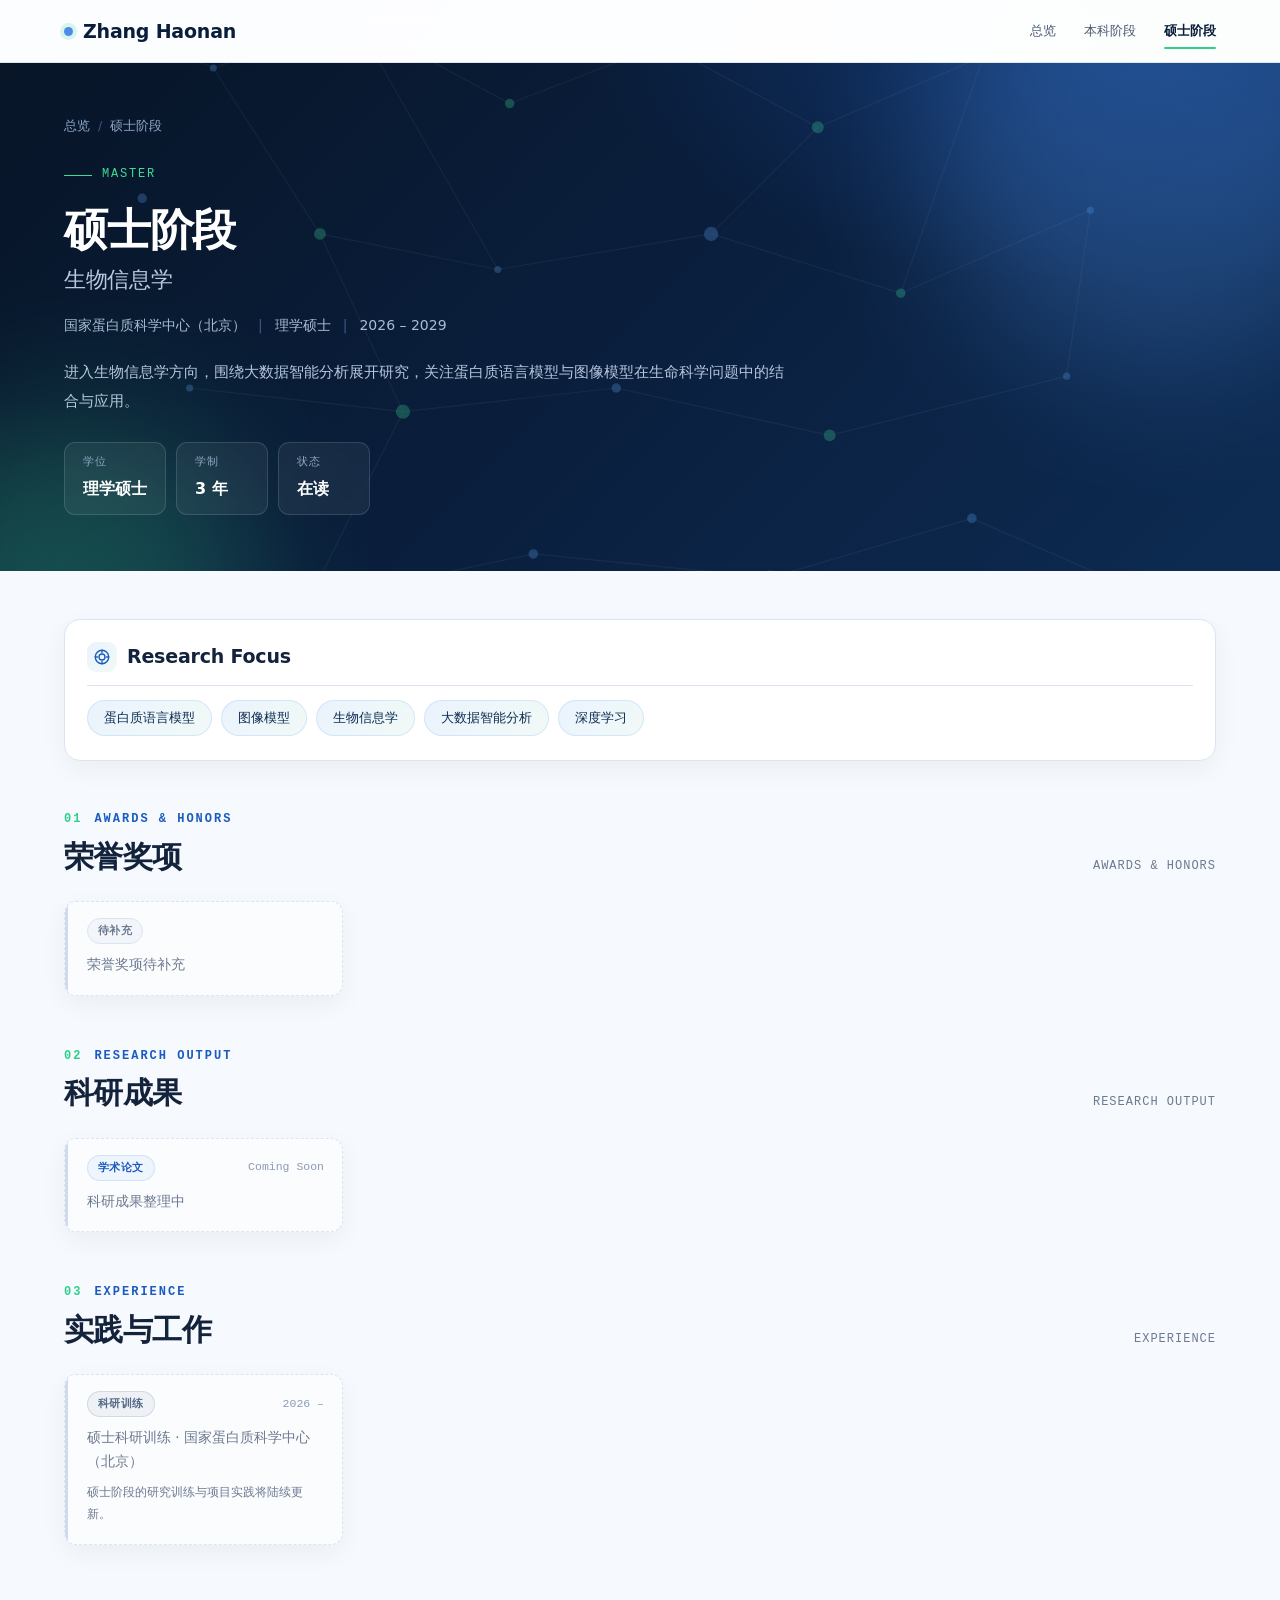
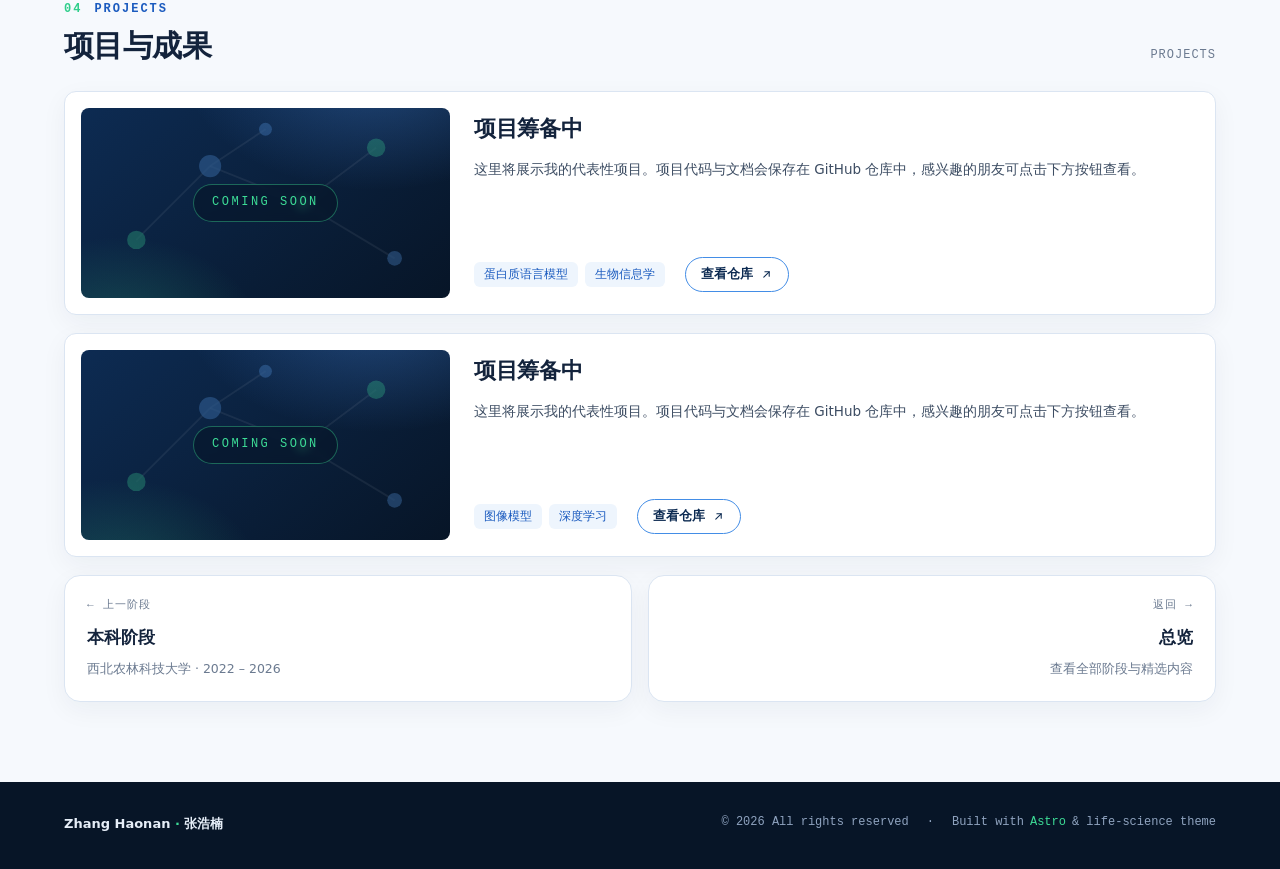
<file: master/index.html>
<!DOCTYPE html><html lang="zh-CN"> <head><meta charset="utf-8"><meta name="viewport" content="width=device-width, initial-scale=1"><meta name="generator" content="Astro v5.18.2"><title>硕士阶段 | 张浩楠 Zhang Haonan</title><meta name="description" content="张浩楠的硕士阶段——国家蛋白质科学中心（北京）生物信息学，2026 – 2029。"><link rel="icon" type="image/svg+xml" href="/favicon.svg"><script>document.documentElement.classList.add('js-enabled');</script><link rel="stylesheet" href="/_astro/_stage_.CcFDfh8y.css"></head> <body style="--accent:#4a8de8;--accent-2:#3ddc97;--accent-ring:rgba(47, 206, 139, 0.18);"> <a class="skip-link" href="#main">跳到主要内容</a> <header class="site-header"> <div class="container header-inner"> <a class="site-brand" href="/"> <span class="brand-dot" aria-hidden="true"></span>
Zhang Haonan
</a> <nav class="site-nav" aria-label="主导航"> <a href="/" title="Overview"> 总览 </a><a href="/bachelor/" title="Undergraduate"> 本科阶段 </a><a href="/master/" title="Master" aria-current="page"> 硕士阶段 </a> </nav> </div> </header> <main id="main">   <section class="stage-hero"> <svg class="hero-pattern" viewBox="0 0 1080 600" preserveAspectRatio="xMidYMid slice" role="presentation" aria-hidden="true" data-astro-cid-y4lln7hv> <g stroke="rgba(255,255,255,0.10)" stroke-width="1" data-astro-cid-y4lln7hv> <line x1="60" y1="40" x2="180" y2="90" data-astro-cid-y4lln7hv></line><line x1="180" y1="90" x2="300" y2="50" data-astro-cid-y4lln7hv></line><line x1="300" y1="50" x2="430" y2="120" data-astro-cid-y4lln7hv></line><line x1="430" y1="120" x2="560" y2="70" data-astro-cid-y4lln7hv></line><line x1="560" y1="70" x2="690" y2="140" data-astro-cid-y4lln7hv></line><line x1="690" y1="140" x2="830" y2="80" data-astro-cid-y4lln7hv></line><line x1="180" y1="90" x2="270" y2="230" data-astro-cid-y4lln7hv></line><line x1="300" y1="50" x2="420" y2="260" data-astro-cid-y4lln7hv></line><line x1="270" y1="230" x2="420" y2="260" data-astro-cid-y4lln7hv></line><line x1="420" y1="260" x2="600" y2="230" data-astro-cid-y4lln7hv></line><line x1="600" y1="230" x2="760" y2="280" data-astro-cid-y4lln7hv></line><line x1="760" y1="280" x2="920" y2="210" data-astro-cid-y4lln7hv></line><line x1="270" y1="230" x2="340" y2="380" data-astro-cid-y4lln7hv></line><line x1="160" y1="360" x2="340" y2="380" data-astro-cid-y4lln7hv></line><line x1="340" y1="380" x2="520" y2="360" data-astro-cid-y4lln7hv></line><line x1="520" y1="360" x2="700" y2="400" data-astro-cid-y4lln7hv></line><line x1="700" y1="400" x2="900" y2="350" data-astro-cid-y4lln7hv></line><line x1="340" y1="380" x2="260" y2="540" data-astro-cid-y4lln7hv></line><line x1="260" y1="540" x2="450" y2="500" data-astro-cid-y4lln7hv></line><line x1="450" y1="500" x2="650" y2="520" data-astro-cid-y4lln7hv></line><line x1="650" y1="520" x2="820" y2="470" data-astro-cid-y4lln7hv></line><line x1="820" y1="470" x2="980" y2="540" data-astro-cid-y4lln7hv></line><line x1="690" y1="140" x2="600" y2="230" data-astro-cid-y4lln7hv></line><line x1="830" y1="80" x2="760" y2="280" data-astro-cid-y4lln7hv></line><line x1="920" y1="210" x2="900" y2="350" data-astro-cid-y4lln7hv></line> </g> <g data-astro-cid-y4lln7hv> <circle cx="60" cy="40" r="5" fill="#3ddc97" opacity="0.55" data-astro-cid-y4lln7hv></circle><circle cx="180" cy="90" r="3" fill="#5ea2ef" opacity="0.55" data-astro-cid-y4lln7hv></circle><circle cx="300" cy="50" r="6" fill="#5ea2ef" opacity="0.55" data-astro-cid-y4lln7hv></circle><circle cx="430" cy="120" r="4" fill="#3ddc97" opacity="0.55" data-astro-cid-y4lln7hv></circle><circle cx="560" cy="70" r="3" fill="#5ea2ef" opacity="0.55" data-astro-cid-y4lln7hv></circle><circle cx="690" cy="140" r="5" fill="#3ddc97" opacity="0.55" data-astro-cid-y4lln7hv></circle><circle cx="830" cy="80" r="4" fill="#5ea2ef" opacity="0.55" data-astro-cid-y4lln7hv></circle><circle cx="120" cy="200" r="4" fill="#5ea2ef" opacity="0.55" data-astro-cid-y4lln7hv></circle><circle cx="270" cy="230" r="5" fill="#3ddc97" opacity="0.55" data-astro-cid-y4lln7hv></circle><circle cx="420" cy="260" r="3" fill="#5ea2ef" opacity="0.55" data-astro-cid-y4lln7hv></circle><circle cx="600" cy="230" r="6" fill="#5ea2ef" opacity="0.55" data-astro-cid-y4lln7hv></circle><circle cx="760" cy="280" r="4" fill="#3ddc97" opacity="0.55" data-astro-cid-y4lln7hv></circle><circle cx="920" cy="210" r="3" fill="#5ea2ef" opacity="0.55" data-astro-cid-y4lln7hv></circle><circle cx="160" cy="360" r="3" fill="#5ea2ef" opacity="0.55" data-astro-cid-y4lln7hv></circle><circle cx="340" cy="380" r="6" fill="#3ddc97" opacity="0.55" data-astro-cid-y4lln7hv></circle><circle cx="520" cy="360" r="4" fill="#5ea2ef" opacity="0.55" data-astro-cid-y4lln7hv></circle><circle cx="700" cy="400" r="5" fill="#3ddc97" opacity="0.55" data-astro-cid-y4lln7hv></circle><circle cx="900" cy="350" r="3" fill="#5ea2ef" opacity="0.55" data-astro-cid-y4lln7hv></circle><circle cx="80" cy="520" r="5" fill="#3ddc97" opacity="0.55" data-astro-cid-y4lln7hv></circle><circle cx="260" cy="540" r="3" fill="#5ea2ef" opacity="0.55" data-astro-cid-y4lln7hv></circle><circle cx="450" cy="500" r="4" fill="#5ea2ef" opacity="0.55" data-astro-cid-y4lln7hv></circle><circle cx="650" cy="520" r="6" fill="#3ddc97" opacity="0.55" data-astro-cid-y4lln7hv></circle><circle cx="820" cy="470" r="4" fill="#5ea2ef" opacity="0.55" data-astro-cid-y4lln7hv></circle><circle cx="980" cy="540" r="5" fill="#3ddc97" opacity="0.55" data-astro-cid-y4lln7hv></circle> </g> </svg>  <span class="stage-hero-glow g1" style="background:#4a8de8" aria-hidden="true"></span> <span class="stage-hero-glow g2" style="background:#3ddc97" aria-hidden="true"></span> <div class="container stage-hero-inner"> <nav class="breadcrumb" aria-label="面包屑"> <a href="/">总览</a> <span class="sep" aria-hidden="true">/</span> <span aria-current="page">硕士阶段</span> </nav> <p class="stage-eyebrow">Master</p> <h1 class="stage-title"> 硕士阶段 <span class="en">生物信息学</span> </h1> <div class="stage-hero-meta"> <span>国家蛋白质科学中心（北京）</span> <span class="sep">|</span> <span>理学硕士</span> <span class="sep">|</span> <span>2026 – 2029</span> </div> <p class="stage-hero-summary">进入生物信息学方向，围绕大数据智能分析展开研究，关注蛋白质语言模型与图像模型在生命科学问题中的结合与应用。</p> <div class="stat-row"> <div class="stat"> <span class="stat-label">学位</span> <span class="stat-value">理学硕士</span> </div><div class="stat"> <span class="stat-label">学制</span> <span class="stat-value">3 年</span> </div><div class="stat"> <span class="stat-label">状态</span> <span class="stat-value">在读</span> </div> </div> </div> </section>  <div class="container stage-body"> <!-- 关注方向 --> <section class="info-panel focus-panel reveal" aria-labelledby="focus-title"> <h2 id="focus-title"> <span class="icon" aria-hidden="true"> <svg width="18" height="18" viewBox="0 0 24 24" fill="none" stroke="currentColor" stroke-width="1.8" stroke-linecap="round" stroke-linejoin="round"> <circle cx="12" cy="12" r="9"></circle> <circle cx="12" cy="12" r="4"></circle> <path d="M12 3v3M12 18v3M3 12h3M18 12h3"></path> </svg> </span>
Research Focus
</h2> <ul class="focus-chips"> <li>蛋白质语言模型</li><li>图像模型</li><li>生物信息学</li><li>大数据智能分析</li><li>深度学习</li> </ul> </section> <!-- 荣誉奖项 --> <section class="entry-section reveal" aria-label="荣誉奖项"> <div class="section-header" id="awards-head"> <div> <p class="section-kicker"> <span class="num">01</span> Awards &amp; Honors </p> <h2 class="section-title">荣誉奖项</h2> </div> <span class="section-title-en">Awards &amp; Honors</span> </div> <div class="entry-grid"> <article class="entry-card placeholder"> <div class="entry-head"> <span class="entry-badge ghost"> 待补充 </span>  </div> <p class="entry-title">荣誉奖项待补充</p> </article> </div> </section> <!-- 科研成果 --> <section class="entry-section reveal" aria-label="科研成果"> <div class="section-header" id="results-head"> <div> <p class="section-kicker"> <span class="num">02</span> Research Output </p> <h2 class="section-title">科研成果</h2> </div> <span class="section-title-en">Research Output</span> </div> <div class="entry-grid"> <article class="entry-card placeholder" data-kind="学术论文"> <div class="entry-head"> <span class="entry-badge">学术论文</span> <span class="entry-meta">Coming Soon</span> </div> <p class="entry-title">科研成果整理中</p>  </article> </div> </section> <!-- 实践与工作 --> <section class="entry-section reveal" aria-label="实践与工作"> <div class="section-header" id="experience-head"> <div> <p class="section-kicker"> <span class="num">03</span> Experience </p> <h2 class="section-title">实践与工作</h2> </div> <span class="section-title-en">Experience</span> </div> <div class="entry-grid"> <article class="entry-card placeholder" data-kind="科研训练"> <div class="entry-head"> <span class="entry-badge">科研训练</span> <span class="entry-meta">2026 –</span> </div> <p class="entry-title"> 硕士科研训练 · 国家蛋白质科学中心（北京） </p> <p class="entry-note">硕士阶段的研究训练与项目实践将陆续更新。</p> </article> </div> </section> <!-- 项目与成果 --> <section class="projects-section" aria-label="项目与成果"> <div class="section-header" id="projects-head"> <div> <p class="section-kicker"> <span class="num">04</span> Projects </p> <h2 class="section-title">项目与成果</h2> </div> <span class="section-title-en">Projects</span> </div> <article class="project-entry" data-astro-cid-mspuyifq> <!-- 左侧视觉区 --> <div class="project-preview" aria-hidden="true" data-astro-cid-mspuyifq> <svg viewBox="0 0 200 120" preserveAspectRatio="xMidYMid slice" role="presentation" data-astro-cid-mspuyifq> <g stroke="rgba(255,255,255,0.16)" stroke-width="1" data-astro-cid-mspuyifq> <line x1="30" y1="80" x2="70" y2="40" data-astro-cid-mspuyifq></line> <line x1="70" y1="40" x2="120" y2="60" data-astro-cid-mspuyifq></line> <line x1="70" y1="40" x2="100" y2="20" data-astro-cid-mspuyifq></line> <line x1="120" y1="60" x2="160" y2="30" data-astro-cid-mspuyifq></line> <line x1="120" y1="60" x2="170" y2="90" data-astro-cid-mspuyifq></line> </g> <g data-astro-cid-mspuyifq> <circle cx="30" cy="80" r="5" fill="#3ddc97" opacity="0.7" data-astro-cid-mspuyifq></circle> <circle cx="70" cy="40" r="6" fill="#5ea2ef" opacity="0.7" data-astro-cid-mspuyifq></circle> <circle cx="120" cy="60" r="4" fill="#3ddc97" opacity="0.7" data-astro-cid-mspuyifq></circle> <circle cx="100" cy="20" r="3.5" fill="#5ea2ef" opacity="0.7" data-astro-cid-mspuyifq></circle> <circle cx="160" cy="30" r="5" fill="#3ddc97" opacity="0.7" data-astro-cid-mspuyifq></circle> <circle cx="170" cy="90" r="4" fill="#5ea2ef" opacity="0.7" data-astro-cid-mspuyifq></circle> </g> </svg> <span class="project-preview-label" data-astro-cid-mspuyifq>Coming Soon</span> </div> <!-- 右侧文字区 --> <div class="project-copy" data-astro-cid-mspuyifq> <h3 data-astro-cid-mspuyifq> 项目筹备中  </h3>  <p class="project-summary" data-astro-cid-mspuyifq>这里将展示我的代表性项目。项目代码与文档会保存在 GitHub 仓库中，感兴趣的朋友可点击下方按钮查看。</p>  <div class="project-links" data-astro-cid-mspuyifq> <div class="project-tags" data-astro-cid-mspuyifq> <span data-astro-cid-mspuyifq>蛋白质语言模型</span><span data-astro-cid-mspuyifq>生物信息学</span> </div> <a class="project-link" href="https://github.com/zhanghongyi-cpp" target="_blank" rel="noopener noreferrer" data-astro-cid-mspuyifq>
查看仓库
<svg width="13" height="13" viewBox="0 0 24 24" fill="none" stroke="currentColor" stroke-width="2" stroke-linecap="round" stroke-linejoin="round" aria-hidden="true" data-astro-cid-mspuyifq> <path d="M7 17 17 7" data-astro-cid-mspuyifq></path> <path d="M9 7h8v8" data-astro-cid-mspuyifq></path> </svg> </a> </div> <span class="visually-hidden" data-astro-cid-mspuyifq>项目序号 1</span> </div> </article> <article class="project-entry" data-astro-cid-mspuyifq> <!-- 左侧视觉区 --> <div class="project-preview" aria-hidden="true" data-astro-cid-mspuyifq> <svg viewBox="0 0 200 120" preserveAspectRatio="xMidYMid slice" role="presentation" data-astro-cid-mspuyifq> <g stroke="rgba(255,255,255,0.16)" stroke-width="1" data-astro-cid-mspuyifq> <line x1="30" y1="80" x2="70" y2="40" data-astro-cid-mspuyifq></line> <line x1="70" y1="40" x2="120" y2="60" data-astro-cid-mspuyifq></line> <line x1="70" y1="40" x2="100" y2="20" data-astro-cid-mspuyifq></line> <line x1="120" y1="60" x2="160" y2="30" data-astro-cid-mspuyifq></line> <line x1="120" y1="60" x2="170" y2="90" data-astro-cid-mspuyifq></line> </g> <g data-astro-cid-mspuyifq> <circle cx="30" cy="80" r="5" fill="#3ddc97" opacity="0.7" data-astro-cid-mspuyifq></circle> <circle cx="70" cy="40" r="6" fill="#5ea2ef" opacity="0.7" data-astro-cid-mspuyifq></circle> <circle cx="120" cy="60" r="4" fill="#3ddc97" opacity="0.7" data-astro-cid-mspuyifq></circle> <circle cx="100" cy="20" r="3.5" fill="#5ea2ef" opacity="0.7" data-astro-cid-mspuyifq></circle> <circle cx="160" cy="30" r="5" fill="#3ddc97" opacity="0.7" data-astro-cid-mspuyifq></circle> <circle cx="170" cy="90" r="4" fill="#5ea2ef" opacity="0.7" data-astro-cid-mspuyifq></circle> </g> </svg> <span class="project-preview-label" data-astro-cid-mspuyifq>Coming Soon</span> </div> <!-- 右侧文字区 --> <div class="project-copy" data-astro-cid-mspuyifq> <h3 data-astro-cid-mspuyifq> 项目筹备中  </h3>  <p class="project-summary" data-astro-cid-mspuyifq>这里将展示我的代表性项目。项目代码与文档会保存在 GitHub 仓库中，感兴趣的朋友可点击下方按钮查看。</p>  <div class="project-links" data-astro-cid-mspuyifq> <div class="project-tags" data-astro-cid-mspuyifq> <span data-astro-cid-mspuyifq>图像模型</span><span data-astro-cid-mspuyifq>深度学习</span> </div> <a class="project-link" href="https://github.com/zhanghongyi-cpp" target="_blank" rel="noopener noreferrer" data-astro-cid-mspuyifq>
查看仓库
<svg width="13" height="13" viewBox="0 0 24 24" fill="none" stroke="currentColor" stroke-width="2" stroke-linecap="round" stroke-linejoin="round" aria-hidden="true" data-astro-cid-mspuyifq> <path d="M7 17 17 7" data-astro-cid-mspuyifq></path> <path d="M9 7h8v8" data-astro-cid-mspuyifq></path> </svg> </a> </div> <span class="visually-hidden" data-astro-cid-mspuyifq>项目序号 2</span> </div> </article>  </section> <!-- 阶段切换 --> <nav class="stage-switch" aria-label="阶段切换"> <a href="/bachelor/"> <span class="dir">← 上一阶段</span> <span class="name">本科阶段</span> <span class="sub"> 西北农林科技大学 · 2022 – 2026 </span> </a> <a href="/" class="next"> <span class="dir">返回 →</span> <span class="name">总览</span> <span class="sub">查看全部阶段与精选内容</span> </a> </nav> </div>  </main> <footer class="site-footer"> <div class="container footer-inner"> <p class="footer-brand">
Zhang Haonan<span class="dot"> · </span>张浩楠
</p> <p class="footer-meta"> <span>© 2026 All rights reserved</span> <span aria-hidden="true">·</span> <span>
Built with <span class="heart">Astro</span> &amp; life-science theme
</span> </p> </div> </footer> <script type="module">const o=document.querySelectorAll(".reveal");if(o.length)if(window.matchMedia("(prefers-reduced-motion: reduce)").matches||!("IntersectionObserver"in window))o.forEach(e=>e.classList.add("is-visible"));else{const e=new IntersectionObserver(r=>{r.forEach(s=>{s.isIntersecting&&(s.target.classList.add("is-visible"),e.unobserve(s.target))})},{rootMargin:"0px 0px -10% 0px",threshold:.08});o.forEach(r=>e.observe(r))}</script> </body> </html>
</file>
<file: _astro/_stage_.CcFDfh8y.css>
:root{--navy-900: #071527;--navy-800: #0a1e3c;--navy-700: #0d2b52;--navy-600: #123a6d;--blue-500: #1b5bbf;--blue-400: #4a8de8;--mint-400: #3ddc97;--mint-500: #2fce8b;--ink: #13233c;--text: #3d4d63;--muted: #6b7a90;--line: #dbe5f2;--surface: #f6f9fd;--card: #ffffff;--font-body: "Segoe UI", system-ui, -apple-system, "PingFang SC", "Microsoft YaHei", "Noto Sans SC", sans-serif;--font-mono: "Cascadia Code", "JetBrains Mono", Consolas, "Courier New", monospace;--container: 1180px;--radius: 12px;--shadow: 0 8px 26px rgba(10, 30, 60, .05)}*{box-sizing:border-box}html{scroll-behavior:smooth;scroll-padding-top:84px}body{margin:0;font-family:var(--font-body);font-size:14.5px;line-height:1.8;color:var(--text);background:var(--surface);-webkit-font-smoothing:antialiased;text-rendering:optimizeLegibility}h1,h2,h3,h4,p,figure,ul,ol,dl,blockquote{margin:0}h1,h2,h3,h4{color:var(--ink);font-weight:700;line-height:1.35}a{color:var(--blue-500);text-decoration:none}a:hover{text-decoration:underline}a:focus-visible,button:focus-visible{outline:2px solid var(--mint-400);outline-offset:3px;border-radius:4px}img{display:block;max-width:100%}ul{padding-left:0;list-style:none}strong{font-weight:600;color:var(--navy-800)}.container{width:min(var(--container),90%);margin-inline:auto}.skip-link{position:absolute;left:16px;top:-80px;z-index:100;padding:8px 14px;background:#fff;color:var(--ink);border-radius:6px;box-shadow:var(--shadow)}.skip-link:focus{top:8px}.site-header{position:sticky;top:0;z-index:50;background:#ffffffd1;backdrop-filter:blur(14px);-webkit-backdrop-filter:blur(14px);border-bottom:1px solid rgba(219,229,242,.9)}.header-inner{display:flex;align-items:center;justify-content:space-between;gap:24px;min-height:62px}.site-brand{display:flex;align-items:center;gap:10px;color:var(--navy-800);font-size:19px;font-weight:700;letter-spacing:-.2px;white-space:nowrap}.site-brand:before{content:"";width:9px;height:9px;border-radius:50%;background:var(--mint-500);box-shadow:0 0 0 4px #2fce8b2e}.site-brand:hover{text-decoration:none}.site-nav{display:flex;align-items:center;gap:28px;font-size:13px}.site-nav a{position:relative;color:#4a5872;padding:4px 0;font-weight:500}.site-nav a:after{content:"";position:absolute;left:0;bottom:-2px;width:0;height:2px;border-radius:2px;background:var(--mint-500);transition:width .25s ease}.site-nav a:hover{color:var(--navy-800);text-decoration:none}.site-nav a:hover:after,.site-nav a[aria-current=true]:after{width:100%}.hero{position:relative;overflow:hidden;color:#e8f0fa;background:radial-gradient(1000px 480px at 85% -10%,rgba(29,91,191,.5),transparent 60%),radial-gradient(800px 420px at -10% 110%,rgba(47,206,139,.16),transparent 55%),linear-gradient(135deg,var(--navy-900) 0%,var(--navy-800) 45%,var(--navy-700) 100%)}.hero-pattern{position:absolute;inset:0;pointer-events:none;opacity:.5}.hero-photo-layer{position:absolute;right:-6%;top:-8%;width:46%;height:118%;pointer-events:none;opacity:.1;filter:saturate(.75) contrast(1.05);mask-image:radial-gradient(ellipse at center,#000 35%,transparent 78%);-webkit-mask-image:radial-gradient(ellipse at center,#000 35%,transparent 78%)}.hero-photo-layer img{width:100%;height:100%;object-fit:cover}.hero-inner{position:relative;z-index:1;display:grid;grid-template-columns:minmax(0,1.15fr) minmax(280px,.85fr);align-items:center;gap:48px;padding:72px 0 76px}.hero-eyebrow{display:inline-flex;align-items:center;gap:10px;font-family:var(--font-mono);font-size:12px;letter-spacing:1.6px;color:var(--mint-400);text-transform:uppercase}.hero-eyebrow:before{content:"";width:28px;height:1px;background:var(--mint-400)}.hero h1{margin-top:16px;color:#fff;font-size:50px;line-height:1.16;letter-spacing:-1.4px}.hero h1 .en{display:block;margin-top:8px;font-size:27px;font-weight:400;letter-spacing:-.4px;color:#b9c8de}.hero-tagline{margin-top:18px;font-size:17px;line-height:1.75;color:#c9d8ec;max-width:620px}.hero-meta{display:flex;flex-wrap:wrap;align-items:center;gap:8px 0;margin-top:20px;font-size:14px;color:#9fb2cc}.hero-meta .sep{margin-inline:14px;color:#3d5a83}.hero-contact{display:flex;align-items:center;gap:10px;margin-top:26px;color:#d7e3f3}.hero-contact svg{flex-shrink:0}.hero-contact a{color:#d7e3f3;border-bottom:1px solid rgba(211,226,244,.35);padding-bottom:2px}.hero-contact a:hover{color:#fff;border-bottom-color:var(--mint-400);text-decoration:none}.hero-intro{margin-top:24px;max-width:640px;font-size:14.5px;line-height:2;color:#b6c6dd}.hero-welcome{margin-top:20px;font-size:13.5px;line-height:1.9;color:var(--mint-400);border-left:3px solid var(--mint-500);padding-left:14px}.hero-avatar{display:flex;justify-content:center;align-items:center;position:relative}.avatar-ring{position:relative;width:280px;height:280px;border-radius:50%;padding:9px;background:conic-gradient(from 210deg,var(--mint-400),transparent 40%,var(--blue-400) 72%,var(--mint-400));box-shadow:0 0 0 1px #ffffff14,0 24px 70px #00000073}.avatar-ring img{width:100%;height:100%;border-radius:50%;object-fit:cover;background:var(--navy-700);border:6px solid var(--navy-800)}.avatar-orbit{position:absolute;border-radius:50%;border:1px solid rgba(61,220,151,.35);pointer-events:none}.avatar-orbit.o1{width:330px;height:330px;animation:orbit-spin 26s linear infinite}.avatar-orbit.o2{width:390px;height:390px;border-color:#4a8de840;animation:orbit-spin 40s linear infinite reverse}.avatar-orbit:before{content:"";position:absolute;top:-5px;left:50%;width:10px;height:10px;border-radius:50%;background:var(--mint-400);box-shadow:0 0 16px #3ddc97cc}.avatar-orbit.o2:before{top:auto;bottom:-4px;width:7px;height:7px;background:var(--blue-400);box-shadow:0 0 14px #4a8de8cc}@keyframes orbit-spin{to{transform:rotate(360deg)}}.main{padding:40px 0 20px}.academic-grid{display:grid;grid-template-columns:minmax(0,.95fr) minmax(0,1.8fr) minmax(0,1.05fr);gap:16px;margin-bottom:44px}.info-panel{min-width:0;scroll-margin-top:88px;padding:22px 22px 24px;background:var(--card);border:1px solid var(--line);border-radius:var(--radius);box-shadow:var(--shadow)}.info-panel h2{display:flex;align-items:center;gap:10px;font-size:19px;letter-spacing:-.2px;padding-bottom:13px;margin-bottom:14px;border-bottom:1px solid var(--line)}.info-panel h2 .icon{color:var(--blue-500);display:inline-flex}.education-timeline{border-left:1px solid #d5e1f0;position:relative;margin-left:5px;padding:2px 0 2px 18px}.education-timeline:before{content:"";position:absolute;left:-4px;top:8px;width:7px;height:7px;border-radius:50%;background:var(--mint-500)}.edu-item{position:relative;padding:6px 0 16px}.edu-item:last-child{padding-bottom:2px}.edu-item:before{content:"";position:absolute;left:-22px;top:16px;width:9px;height:9px;border-radius:50%;background:var(--card);border:2.5px solid var(--blue-400)}.edu-period{display:inline-block;font-family:var(--font-mono);font-size:11.5px;color:var(--blue-500);background:#eef5fd;padding:1px 10px;border-radius:999px;letter-spacing:.3px}.edu-school{margin-top:8px;font-size:15.5px;color:var(--ink);font-weight:700;line-height:1.4}.edu-school-en{font-family:var(--font-mono);font-size:10.5px;color:var(--muted);margin-top:3px;word-break:break-word}.edu-major{margin-top:8px;font-size:13px;color:var(--text)}.edu-degree{display:inline-block;margin-left:6px;padding:1px 8px;border-radius:5px;background:#3ddc9724;color:#128a5a;font-size:11.5px;font-weight:600}.edu-note{margin-top:6px;font-size:12px;color:var(--muted)}.awards-list{margin:0 0 0 4px;padding:0 0 0 15px;border-left:1px solid #d5e1f0}.awards-list li{position:relative;display:flex;align-items:baseline;gap:10px;font-size:12.5px;line-height:1.8;margin:8px 0}.awards-list li:before{content:"";position:absolute;left:-19px;top:9px;width:7px;height:7px;border-radius:50%;background:var(--blue-400)}.awards-list li.placeholder:before{background:#b9c6da}.awards-list .award-year{color:#8b9ab2;font-size:11px;white-space:nowrap}.awards-list .award-name{color:var(--ink)}.awards-list .placeholder .award-name{color:var(--muted)}.interest-tags{display:flex;flex-direction:column;align-items:flex-start;gap:9px}.interest-tags li{max-width:100%;padding:5px 15px;border-radius:999px;font-size:12.5px;font-weight:500;color:var(--navy-700);background:linear-gradient(135deg,#eaf3fd,#f1faf6);border:1px solid rgba(74,141,232,.16);transition:background .2s ease,color .2s ease,transform .2s ease}.interest-tags li:hover{background:linear-gradient(135deg,var(--navy-700),var(--navy-600));color:#fff;transform:translateY(-2px)}.projects-section{scroll-margin-top:88px;padding-top:8px}.section-header{display:flex;align-items:flex-end;justify-content:space-between;gap:20px;margin-bottom:24px}.section-kicker{display:flex;align-items:center;gap:12px;font-family:var(--font-mono);font-size:12px;letter-spacing:2px;color:var(--blue-500);font-weight:600;text-transform:uppercase}.section-kicker .num{color:var(--mint-500)}.section-title{font-size:30px;letter-spacing:-.6px;margin-top:6px}.section-title-en{font-family:var(--font-mono);font-size:12px;color:var(--muted);letter-spacing:1px;text-transform:uppercase;white-space:nowrap}.project-entry{display:grid;grid-template-columns:33% minmax(0,1fr);gap:24px;align-items:stretch;margin-bottom:18px;padding:16px;background:var(--card);border:1px solid var(--line);border-radius:var(--radius);box-shadow:var(--shadow);transition:transform .25s ease,box-shadow .25s ease,border-color .25s ease}.project-entry:hover{transform:translateY(-3px);box-shadow:0 16px 40px #0a1e3c1a;border-color:#2fce8b66}.project-preview{position:relative;min-height:190px;border-radius:8px;overflow:hidden;display:flex;align-items:center;justify-content:center;background:radial-gradient(320px 200px at 80% -20%,rgba(74,141,232,.35),transparent 60%),radial-gradient(260px 180px at 10% 120%,rgba(61,220,151,.22),transparent 55%),linear-gradient(140deg,var(--navy-700),var(--navy-900))}.project-preview svg{position:absolute;inset:0;width:100%;height:100%;opacity:.4}.project-preview-label{position:relative;z-index:1;font-family:var(--font-mono);font-size:12px;letter-spacing:2.5px;text-transform:uppercase;color:var(--mint-400);background:#0715278c;border:1px solid rgba(61,220,151,.4);padding:7px 18px;border-radius:999px;backdrop-filter:blur(4px)}.project-copy{display:flex;flex-direction:column;min-width:0;padding:6px 4px 6px 0}.project-copy h3{color:var(--ink);font-size:22px;line-height:1.4;letter-spacing:-.3px}.project-copy h3 span{color:var(--muted);font-size:12.5px;font-weight:400;font-family:var(--font-mono);letter-spacing:1px;text-transform:uppercase;margin-left:14px}.project-summary{font-size:13.5px;line-height:1.9;margin-top:12px;flex:1}.project-links{display:flex;flex-wrap:wrap;align-items:center;gap:8px 20px;margin-top:16px}.project-tags{display:flex;flex-wrap:wrap;gap:7px}.project-tags span{font-size:11.5px;color:var(--blue-500);background:#eef5fd;padding:2px 10px;border-radius:6px}.project-link{display:inline-flex;align-items:center;gap:7px;font-size:12.5px;font-weight:600;color:var(--navy-700);border:1px solid #438de6;border-radius:999px;padding:5px 15px;transition:background .2s ease}.project-link:hover{background:#eef6ff;text-decoration:none}.project-link svg{transition:transform .2s ease}.project-link:hover svg{transform:translate(2px,-2px)}.site-footer{margin-top:60px;background:var(--navy-900);color:#8fa3bf}.footer-inner{display:flex;align-items:center;justify-content:space-between;gap:16px;padding:30px 0 34px;font-size:13px}.footer-brand{color:#e6eef8;font-weight:600}.footer-brand .dot{color:var(--mint-400)}.footer-meta{display:flex;align-items:center;gap:18px;font-family:var(--font-mono);font-size:12px}.footer-meta span{display:inline-flex;align-items:center;gap:6px}.footer-meta .heart{color:var(--mint-400)}@media(max-width:1020px){.academic-grid{grid-template-columns:minmax(0,1fr) minmax(0,1.5fr)}.info-panel:nth-child(3){grid-column:1 / -1}.interest-tags{flex-direction:row;flex-wrap:wrap}}@media(max-width:900px){.hero-inner{grid-template-columns:1fr;gap:40px;padding:56px 0 64px}.hero-avatar{order:-1}.avatar-ring{width:220px;height:220px}.avatar-orbit.o1{width:260px;height:260px}.avatar-orbit.o2{width:310px;height:310px}.hero h1{font-size:40px}.project-entry{grid-template-columns:1fr;gap:16px}.project-preview{min-height:150px}}@media(max-width:720px){.header-inner{flex-wrap:wrap;padding-top:12px;gap:10px}.site-nav{order:3;width:100%;justify-content:space-between;gap:6px;overflow-x:auto;padding-bottom:10px}.site-nav a{font-size:12.5px;white-space:nowrap}.hero-inner{padding:44px 0 52px;gap:32px}.hero h1{font-size:32px;letter-spacing:-.8px}.hero h1 .en{font-size:21px}.hero-tagline{font-size:15px}.hero-meta{font-size:13px}.hero-meta .sep{margin-inline:8px}.hero-intro{font-size:14px}.avatar-ring{width:190px;height:190px}.avatar-orbit.o1{width:230px;height:230px}.avatar-orbit.o2{width:270px;height:270px}.academic-grid{grid-template-columns:1fr}.info-panel:nth-child(3){grid-column:auto}.interest-tags{flex-direction:column;align-items:flex-start}.section-header{flex-direction:column;align-items:flex-start;gap:6px}.section-title{font-size:26px}.project-copy h3{font-size:19px}.project-copy h3 span{display:block;margin:4px 0 0}.footer-inner{flex-direction:column;align-items:flex-start;gap:10px}}:root{--accent: var(--mint-500);--accent-2: var(--blue-400);--accent-ring: rgba(47, 206, 139, .18);--radius-lg: 16px}body{background:radial-gradient(1200px 620px at 6% -6%,rgba(74,141,232,.07),transparent 60%),radial-gradient(900px 520px at 102% 2%,rgba(47,206,139,.06),transparent 56%),var(--surface);background-attachment:fixed}.site-nav a[aria-current=page]{color:var(--navy-800);font-weight:600}.site-nav a[aria-current=page]:after{width:100%}.site-brand:before{content:none}.brand-dot{width:9px;height:9px;border-radius:50%;background:var(--accent);box-shadow:0 0 0 4px var(--accent-ring);transition:background .3s ease,box-shadow .3s ease}.stage-cards{display:grid;grid-template-columns:repeat(2,minmax(0,1fr));gap:18px;margin-bottom:46px}.stage-card{position:relative;overflow:hidden;display:flex;flex-direction:column;gap:14px;padding:28px 26px 24px;background:var(--card);border:1px solid var(--line);border-radius:var(--radius-lg);box-shadow:var(--shadow);transition:transform .3s ease,box-shadow .3s ease,border-color .3s ease}.stage-card:before{content:"";position:absolute;inset:0 0 auto;height:3px;background:linear-gradient(90deg,var(--card-accent),var(--card-accent-2))}.stage-card:after{content:"";position:absolute;right:-70px;bottom:-100px;width:210px;height:210px;border-radius:50%;background:radial-gradient(circle,var(--card-glow),transparent 68%);pointer-events:none}.stage-card:hover{transform:translateY(-5px);box-shadow:0 22px 50px #0a1e3c1f;border-color:var(--card-accent)}.stage-card-top{display:flex;align-items:center;justify-content:space-between;gap:12px}.stage-card-en{font-family:var(--font-mono);font-size:11.5px;letter-spacing:1.4px;text-transform:uppercase;color:var(--card-accent)}.stage-card-period{font-family:var(--font-mono);font-size:11.5px;color:var(--muted);background:var(--surface);border:1px solid var(--line);padding:2px 10px;border-radius:999px}.stage-card h3{font-size:24px;letter-spacing:-.4px}.stage-card-school{font-size:14px;font-weight:600;color:var(--ink)}.stage-card-school small{display:block;margin-top:3px;font-family:var(--font-mono);font-size:10.5px;font-weight:400;color:var(--muted);word-break:break-word}.stage-card-summary{flex:1;font-size:13.5px;line-height:1.9;color:var(--text)}.stage-card-more{display:inline-flex;align-items:center;gap:8px;font-size:13px;font-weight:600;color:var(--card-accent)}.stage-card-more svg{transition:transform .25s ease}.stage-card:hover .stage-card-more svg{transform:translate(4px)}.focus-chips{display:flex;flex-wrap:wrap;gap:9px}.focus-chips li{padding:6px 16px;border-radius:999px;font-size:12.5px;font-weight:500;color:var(--navy-700);background:linear-gradient(135deg,#eaf3fd,#f1faf6);border:1px solid rgba(74,141,232,.16);transition:background .2s ease,color .2s ease,transform .2s ease}.focus-chips li:hover{background:linear-gradient(135deg,var(--navy-700),var(--navy-600));color:#fff;transform:translateY(-2px)}.info-panel{border-radius:var(--radius-lg)}.info-panel h2 .icon{width:30px;height:30px;display:inline-flex;align-items:center;justify-content:center;border-radius:9px;background:linear-gradient(135deg,#eaf3fd,#f1faf6)}.edu-school a{color:var(--ink)}.edu-school a:hover{color:var(--blue-500);text-decoration:none}.stage-hero{position:relative;overflow:hidden;color:#e8f0fa;background:radial-gradient(900px 460px at 88% -12%,rgba(29,91,191,.4),transparent 62%),radial-gradient(760px 420px at -8% 112%,rgba(47,206,139,.14),transparent 58%),linear-gradient(135deg,var(--navy-900) 0%,var(--navy-800) 48%,var(--navy-700) 100%)}.stage-hero-glow{position:absolute;border-radius:50%;filter:blur(72px);pointer-events:none;opacity:.3}.stage-hero-glow.g1{width:460px;height:460px;right:-110px;top:-150px}.stage-hero-glow.g2{width:340px;height:340px;left:-90px;bottom:-170px;opacity:.2}.stage-hero-inner{position:relative;z-index:1;padding:52px 0 56px}.breadcrumb{display:flex;align-items:center;gap:8px;margin-bottom:20px;font-size:12.5px;color:#8ea6c6}.breadcrumb a{color:#8ea6c6}.breadcrumb a:hover{color:#fff;text-decoration:none}.breadcrumb .sep{color:#3d5a83}.stage-eyebrow{display:inline-flex;align-items:center;gap:10px;font-family:var(--font-mono);font-size:12px;letter-spacing:1.8px;text-transform:uppercase;color:var(--accent-2)}.stage-eyebrow:before{content:"";width:28px;height:1px;background:var(--accent-2)}.stage-title{margin-top:14px;font-size:44px;letter-spacing:-1.2px;color:#fff}.stage-title .en{display:block;margin-top:6px;font-size:22px;font-weight:400;letter-spacing:-.3px;color:#b9c8de}.stage-hero-meta{display:flex;flex-wrap:wrap;align-items:center;gap:8px 0;margin-top:18px;font-size:14px;color:#a8bcd6}.stage-hero-meta .sep{margin-inline:12px;color:#3d5a83}.stage-hero-summary{max-width:720px;margin-top:20px;font-size:14.5px;line-height:2;color:#b6c6dd}.stat-row{display:flex;flex-wrap:wrap;gap:10px}.stage-hero .stat-row{margin-top:26px}.stat{min-width:92px;padding:10px 18px;border-radius:11px;background:#ffffff0f;border:1px solid rgba(255,255,255,.13);backdrop-filter:blur(4px)}.stat-label{display:block;font-family:var(--font-mono);font-size:10.5px;letter-spacing:1.2px;text-transform:uppercase;color:#8fa6c4}.stat-value{display:block;margin-top:3px;font-size:16px;font-weight:600;color:#fff}.stage-body{padding:48px 0 20px}.stage-switch{display:grid;grid-template-columns:repeat(2,minmax(0,1fr));gap:16px;margin-top:12px}.stage-switch a{display:flex;flex-direction:column;gap:6px;padding:20px 22px;background:var(--card);border:1px solid var(--line);border-radius:var(--radius-lg);box-shadow:var(--shadow);transition:transform .3s ease,border-color .3s ease,box-shadow .3s ease}.stage-switch a:hover{transform:translateY(-3px);border-color:var(--accent);box-shadow:0 18px 42px #0a1e3c1a;text-decoration:none}.stage-switch .dir{font-family:var(--font-mono);font-size:11px;letter-spacing:1.2px;text-transform:uppercase;color:var(--muted)}.stage-switch .name{font-size:17px;font-weight:700;color:var(--ink)}.stage-switch .sub{font-size:12.5px;color:var(--muted)}.stage-switch a.next{text-align:right;align-items:flex-end}.project-copy h3 span.project-stage-tag{display:inline-block;margin-left:10px;padding:1px 9px;border-radius:5px;font-family:var(--font-body);font-size:11px;font-weight:500;letter-spacing:0;text-transform:none;color:var(--blue-500);background:#eef5fd;vertical-align:middle;white-space:nowrap}.reveal{transition:opacity .7s ease,transform .7s cubic-bezier(.22,.7,.3,1)}.js-enabled .reveal{opacity:0;transform:translateY(20px)}.js-enabled .reveal.is-visible{opacity:1;transform:none}.focus-panel{margin-bottom:44px}.entry-section{padding-top:4px;margin-bottom:46px;scroll-margin-top:88px}.entry-grid{display:grid;grid-template-columns:repeat(auto-fill,minmax(268px,1fr));gap:12px}.entry-card{position:relative;display:flex;flex-direction:column;gap:9px;padding:16px 18px 18px 22px;background:var(--card);border:1px solid var(--line);border-radius:var(--radius);box-shadow:var(--shadow);overflow:hidden;transition:transform .25s ease,box-shadow .25s ease,border-color .25s ease}.entry-card:before{content:"";position:absolute;left:0;top:0;width:3px;height:100%;background:var(--blue-400)}.entry-card[data-kind=国家级]:before,.entry-card[data-kind=企业实习]:before{background:linear-gradient(180deg,#f0b429,#dd8a12)}.entry-card[data-kind=省级]:before,.entry-card[data-kind=学术论文]:before,.entry-card[data-kind=本科毕业论文]:before{background:linear-gradient(180deg,var(--blue-400),var(--blue-500))}.entry-card[data-kind=校级]:before{background:linear-gradient(180deg,var(--mint-400),var(--mint-500))}.entry-card[data-kind=软件著作权]:before,.entry-card[data-kind=实用新型专利]:before{background:linear-gradient(180deg,#9a8bf5,#6b5ce0)}.entry-card[data-kind=学生工作]:before,.entry-card[data-kind=教学助学]:before,.entry-card[data-kind=志愿服务]:before,.entry-card[data-kind=科研训练]:before{background:linear-gradient(180deg,#7f97b8,#4d6b93)}.entry-card:hover{transform:translateY(-3px);border-color:#2fce8b52;box-shadow:0 16px 36px #0a1e3c17}.entry-head{display:flex;align-items:center;justify-content:space-between;gap:10px}.entry-badge{font-size:11px;font-weight:600;letter-spacing:.4px;padding:2px 10px;border-radius:999px;color:var(--blue-500);background:#eef5fd;border:1px solid rgba(74,141,232,.18);white-space:nowrap}.entry-card[data-kind=国家级] .entry-badge,.entry-card[data-kind=企业实习] .entry-badge{color:#b07808;background:#fdf5e3;border-color:#dd8a1238}.entry-card[data-kind=校级] .entry-badge{color:#1c9c69;background:#ecfaf3;border-color:#2fce8b3d}.entry-card[data-kind=软件著作权] .entry-badge,.entry-card[data-kind=实用新型专利] .entry-badge{color:#6552d6;background:#f1eefe;border-color:#6b5ce033}.entry-card[data-kind=学生工作] .entry-badge,.entry-card[data-kind=教学助学] .entry-badge,.entry-card[data-kind=志愿服务] .entry-badge,.entry-card[data-kind=科研训练] .entry-badge{color:#546a86;background:#eef1f6;border-color:#546a862e}.entry-badge.ghost{color:var(--muted);background:#f2f5fa;border-color:var(--line)}.entry-meta{font-family:var(--font-mono);font-size:11.5px;color:#8b9ab2;white-space:nowrap}.entry-title{font-size:13.5px;line-height:1.75;color:var(--ink)}.entry-note{font-size:12px;line-height:1.8;color:var(--muted)}.entry-card.placeholder{border-style:dashed;background:#fbfcfe}.entry-card.placeholder:before{background:#cfdaea}.entry-card.placeholder .entry-title{color:var(--muted)}.skill-groups{display:grid;grid-template-columns:repeat(auto-fill,minmax(240px,1fr));gap:18px 26px}.skill-group-label{display:block;margin-bottom:9px;font-family:var(--font-mono);font-size:11px;letter-spacing:1.4px;text-transform:uppercase;color:var(--blue-500)}.skill-group ul{display:flex;flex-wrap:wrap;gap:7px;margin:0;padding:0;list-style:none}.skill-group li{padding:4px 13px;border-radius:999px;font-size:12.5px;color:var(--navy-700);background:linear-gradient(135deg,#eaf3fd,#f1faf6);border:1px solid rgba(74,141,232,.16)}.project-meta{display:flex;flex-wrap:wrap;align-items:center;gap:9px;margin-top:11px}.project-role{font-size:11.5px;font-weight:600;color:var(--blue-500);background:#eef5fd;border:1px solid rgba(74,141,232,.18);padding:1px 10px;border-radius:999px}.project-meta .dot{width:3px;height:3px;border-radius:50%;background:#b9c6da}.project-period{font-family:var(--font-mono);font-size:11.5px;letter-spacing:.4px;color:#8b9ab2}.project-points{list-style:none;margin:13px 0 0;padding:0;display:grid;gap:7px}.project-points li{position:relative;padding-left:17px;font-size:12.8px;line-height:1.95;color:var(--muted)}.project-points li:before{content:"";position:absolute;left:2px;top:10px;width:6px;height:6px;border-radius:1px;background:linear-gradient(135deg,var(--mint-400),var(--blue-400));transform:rotate(45deg)}@media(max-width:720px){.entry-grid,.skill-groups{grid-template-columns:1fr}.focus-panel{margin-bottom:34px}.entry-section{margin-bottom:36px}.project-points li{font-size:12.5px}}@media(max-width:980px){.stage-cards,.stage-switch{grid-template-columns:1fr}.stage-switch a.next{text-align:left;align-items:flex-start}.stage-title{font-size:34px}.stage-title .en{font-size:19px}}@media(max-width:720px){.stage-hero-inner{padding:40px 0 44px}.stage-title{font-size:28px}.stage-card{padding:22px 20px 20px}.stage-card h3{font-size:21px}.stage-body{padding-top:36px}.stat{min-width:78px;padding:8px 14px}.stat-value{font-size:15px}}@media(prefers-reduced-motion:reduce){*{animation-duration:.01ms!important;animation-iteration-count:1!important;transition-duration:.01ms!important}html{scroll-behavior:auto}.reveal,.js-enabled .reveal{opacity:1;transform:none}}.hero-pattern[data-astro-cid-y4lln7hv]{position:absolute;inset:0;width:100%;height:100%;pointer-events:none}.visually-hidden[data-astro-cid-mspuyifq]{position:absolute;width:1px;height:1px;margin:-1px;padding:0;overflow:hidden;clip:rect(0 0 0 0);white-space:nowrap;border:0}
</file>
